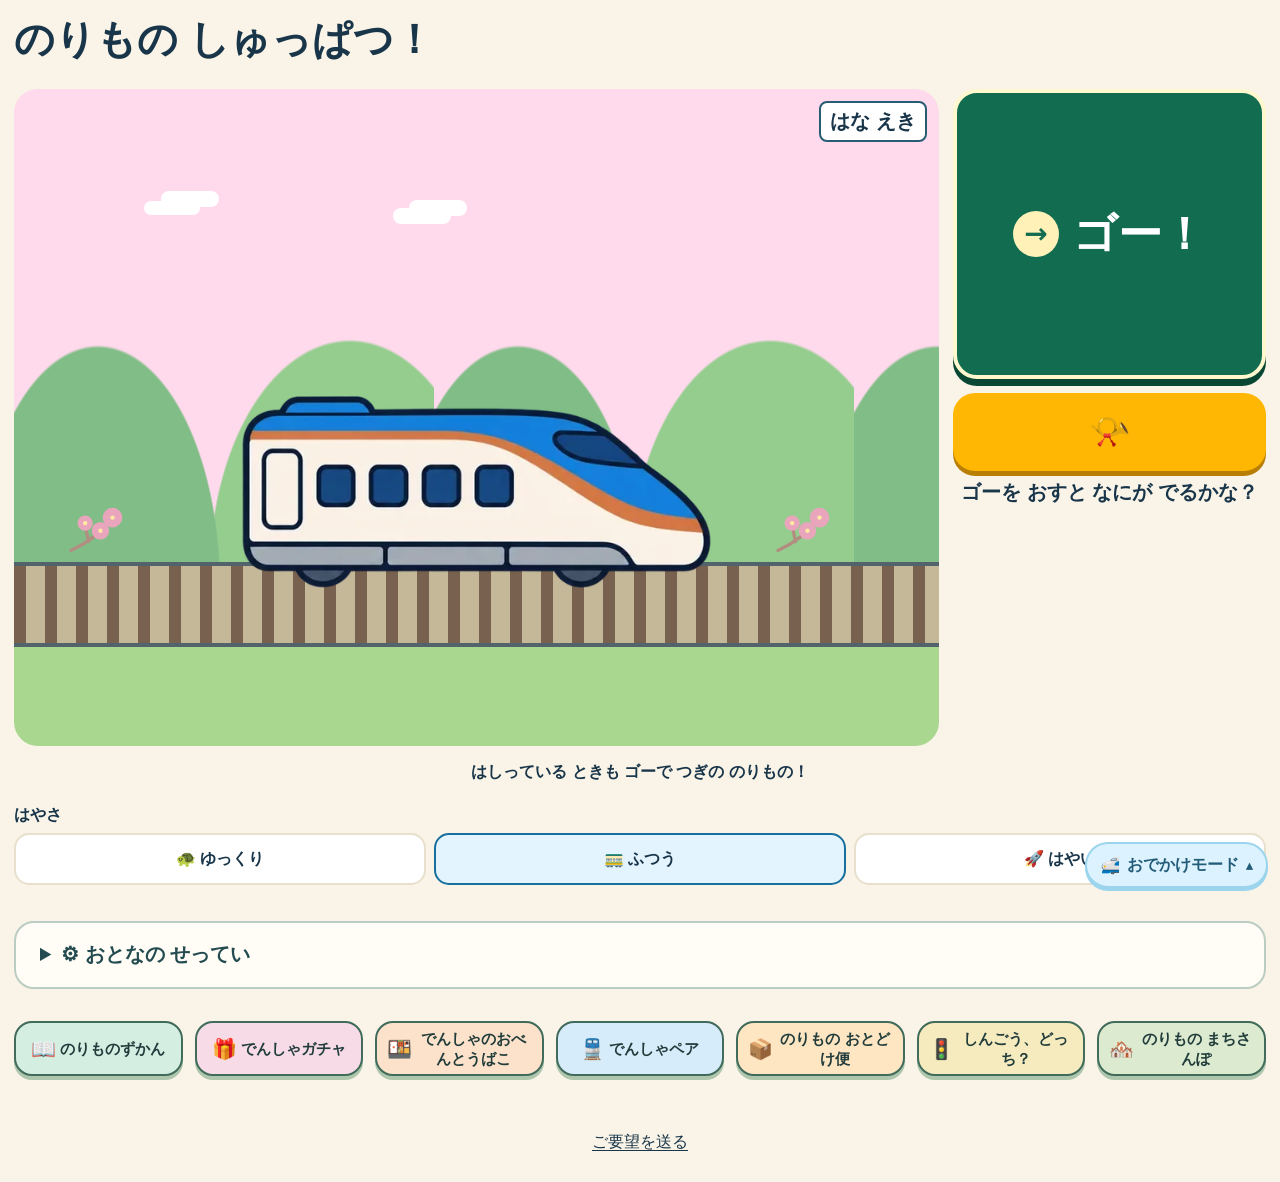
<file: index.html>
<!doctype html>
<html lang="ja">
<meta charset="utf-8">
<meta name="viewport" content="width=device-width, initial-scale=1">
<meta name="theme-color" content="#f9f4e7">
<title>のりもの しゅっぱつ！</title>
<style>
*{box-sizing:border-box}body{margin:0;background:#f9f4e7;color:#19354a;font-family:Nunito,"Hiragino Maru Gothic ProN","Yu Gothic",sans-serif}main{width:min(100%,720px);margin:auto;padding:20px clamp(14px,4vw,32px)}h1{font-size:clamp(1.55rem,5vw,2.5rem);margin:0 0 14px;font-weight:900}button{font:inherit;font-weight:800;cursor:pointer;touch-action:manipulation}button:focus-visible{outline:3px solid #122c82;outline-offset:3px}.choices{display:grid;grid-template-columns:repeat(3,1fr);gap:8px;margin-bottom:12px}.choices button{min-height:61px;background:#fff;border:2px solid #e9dfcd;border-radius:15px;color:#19354a;font-size:clamp(.84rem,3.4vw,1.12rem)}.choices span{display:block;font-size:1.4rem}.choices [aria-pressed=true]{background:#e4f4ff;border-color:#176f9d}.scene{height:clamp(205px,48vw,350px);position:relative;overflow:hidden;border-radius:24px;background:linear-gradient(var(--sky1,#a7e0ff) 0 68%,var(--ground,#a9d78f) 68%);isolation:isolate}.land{position:absolute;inset:35% 0 26%;background:radial-gradient(ellipse 37% 120% at 20% 105%,#80bd87 78%,transparent 79%),radial-gradient(ellipse 42% 115% at 80% 100%,#95cd8f 79%,transparent 80%);background-size:420px 100%}.cloud{position:absolute;top:17%;left:14%;width:56px;height:14px;border-radius:30px;background:#fff;box-shadow:18px -9px 0 1px #fff,250px 8px 0 1px #fff,266px 0 0 1px #fff}.stop{position:absolute;top:9%;right:5%;background:#fff;border:2px solid #285c73;border-radius:8px;padding:5px 9px;font-weight:800}.road{position:absolute;inset:72% 0 0;background:#506776}.road::after{content:"";position:absolute;top:42%;width:100%;height:4px;background:repeating-linear-gradient(90deg,#ffecaa 0 28px,transparent 28px 53px)}.train .road{background:repeating-linear-gradient(90deg,#78624f 0 12px,#c4b899 12px 31px);bottom:auto;height:13%;border-block:4px solid #52636c}.train .road::after{display:none}.vehicle{position:absolute;width:min(75%,450px);height:32%;left:50%;bottom:24%;transform:translateX(-50%);background:#fff;border-radius:15px 86% 22px 15px / 15px 81% 15px 15px;border:3px solid #233f57;box-shadow:inset 0 -12px #1779bf}.windows{position:absolute;top:26%;left:8%;width:60%;height:30%;background:repeating-linear-gradient(90deg,#254962 0 16%,transparent 16% 21%);border-radius:4px}.door{position:absolute;left:27%;top:16%;width:13%;height:75%;border:2px solid #456071;background:#f9feff;border-radius:4px;overflow:hidden}.door::after{content:"";position:absolute;inset:12% 22% 42%;background:#2b4d63;border-radius:2px}.arrived .door{background:#243e50;box-shadow:inset 7px 0 #afc6cf,inset -7px 0 #afc6cf}.arrived .door::after{display:none}.wheel{display:none;position:absolute;bottom:-15%;width:15%;aspect-ratio:1;background:#233447;border:4px solid #233447;border-radius:50%;box-shadow:inset 0 0 0 4px #a8b7c3}.wheel:first-of-type{left:12%}.wheel:last-of-type{right:12%}.bus .vehicle{width:min(59%,355px);height:39%;border-radius:13px;background:#ffd568;box-shadow:inset 0 -13px #e38b35}.bus .door{left:77%;width:17%}.bus .wheel,.police .wheel{display:block}.police .vehicle{width:min(52%,310px);height:21%;border-radius:26px 26px 12px 12px;box-shadow:inset 0 -15px #24374b}.police .vehicle::before{content:"";position:absolute;z-index:-1;bottom:88%;left:23%;width:53%;height:78%;background:#37546a;border:4px solid white;border-radius:30px 35px 0 0}.police .vehicle::after{content:"";position:absolute;bottom:165%;left:43%;width:16%;height:18%;border-radius:10px 10px 0 0;background:#e03949}.police .windows,.police .door{display:none}.moving .land,.moving .road::after{animation:scroll 1.25s linear infinite}.moving.train .road{animation:rails .25s linear infinite}.moving .stop{visibility:hidden}.moving.police .vehicle::after{animation:blink .66s linear 3}@keyframes scroll{to{background-position:-420px 0}}@keyframes rails{to{background-position:-31px 0}}@keyframes blink{50%{background:#ff9a96}}.decor{position:absolute;inset:0;pointer-events:none}.decor svg{position:absolute;width:clamp(38px,9vw,70px);height:auto}
.decor svg:nth-child(1){left:5%}
.decor svg:nth-child(2){left:37%}
.decor svg:nth-child(3){right:11%}
.decor .sky-detail{top:9%}
.decor .sky-detail:nth-child(2){top:17%}
.decor .ground-detail{bottom:29%}
.decor .ground-detail:nth-child(2){bottom:33%}
.decor .shore-detail{bottom:34%}
.confetti{position:absolute;top:-4%;width:10px;height:14px;border-radius:2px;pointer-events:none;animation-name:fall;animation-timing-function:linear;animation-fill-mode:forwards}@keyframes fall{to{transform:translateY(400px) rotate(560deg)}}.message{text-align:center;font-size:clamp(1.05rem,4.4vw,1.4rem);font-weight:800;margin:11px 0;min-height:1.6em}.go{width:100%;min-height:76px;border:0;border-radius:22px;background:#126c50;color:#fff;font-size:clamp(1.4rem,6vw,2rem);box-shadow:0 5px #084733}.go:disabled{background:#dcebe1;color:#315b4d;box-shadow:none;cursor:default}@media(prefers-reduced-motion:reduce){*,*::after{animation:none!important}}
.sound{display:flex;flex-wrap:wrap;align-items:center;justify-content:center;gap:8px 16px;margin:20px 0 0}.sound button{min-height:44px;padding:0 13px;border:2px solid #e9dfcd;border-radius:12px;background:#fff;color:#19354a}.sound label{display:flex;align-items:center;gap:8px}.sound input{width:clamp(82px,26vw,150px);height:44px;accent-color:#126c50}.sound output{font-variant-numeric:tabular-nums;min-width:3em}
.train-blue .vehicle,.train-red .vehicle{
  background:none;border:0;box-shadow:none;border-radius:0;
}
.train-blue .vehicle{width:min(83%,485px)}
.train-red .vehicle{width:min(86%,500px);height:29%}
.train-blue .vehicle::before,.train-red .vehicle::before{
  content:"";position:absolute;inset:0;
  filter:drop-shadow(0 2px 0 #233f57);
}
.train-blue .vehicle::before{
  clip-path:polygon(0 18%,3% 9%,66% 9%,75% 15%,82% 28%,89% 49%,97% 66%,100% 79%,99% 91%,95% 98%,2% 98%,0 90%);
  background:linear-gradient(#eaf4fc 0 18%,#fff 18% 61%,#1378bd 61% 76%,#fff 76% 83%,#1378bd 83% 88%,#ccd9e2 88%);
}
.train-red .vehicle::before{
  clip-path:polygon(0 17%,3% 4%,63% 4%,71% 13%,79% 34%,87% 55%,96% 68%,100% 79%,99% 90%,94% 97%,2% 97%,0 88%);
  background:linear-gradient(#c72544 0 34%,#f6f5f0 34% 72%,#d24051 72% 78%,#d7dce0 78%);
}
.train-blue .vehicle::after,.train-red .vehicle::after{
  content:"";position:absolute;top:20%;left:69%;width:17%;height:32%;
  background:linear-gradient(155deg,#426879,#163044 60%);
  clip-path:polygon(0 0,34% 5%,70% 48%,100% 100%,25% 71%);
}
.train-red .vehicle::after{top:14%;left:67%;width:16%;height:42%}
.train-blue .windows,.train-red .windows{
  left:5%;top:29%;width:61%;height:24%;
  background:repeating-linear-gradient(90deg,#26485c 0 10%,transparent 10% 15%);
}
.train-red .windows{top:36%;height:21%}
.train-blue .door,.train-red .door{top:19%;height:69%;width:10%}
.train-green .vehicle{width:min(84%,490px);border-radius:14px 95% 22px 14px / 14px 90% 15px 15px;background:linear-gradient(#139e89 0 67%,#ee6195 67% 75%,#f6f9f7 75%);}
.train-green .door{background:#daf5ee}
.train-green.arrived .door{background:#243e50}
.choices .vehicle-preview{height:40px;display:grid;place-items:center}
.vehicle-preview i{display:block;position:relative;width:57px;height:22px;border:2px solid #233f57;background:#fff}
.mini-bus{border-radius:5px;background:linear-gradient(#bbe6f4 0 43%,#ffd568 43%)!important}
.mini-police{border-radius:18px 19px 5px 5px;box-shadow:inset 0 -6px #24374b}
.mini-police::before{content:"";position:absolute;width:13px;height:5px;border-radius:4px;background:#e03949;left:20px;top:-5px}
.mini-bus::after,.mini-police::after{content:"";position:absolute;left:7px;bottom:-6px;width:8px;height:8px;background:#233447;border-radius:50%;box-shadow:31px 0 #233447}
.arrived ~ .go{animation:ready-pulse .65s 2 alternate}
@keyframes ready-pulse{to{box-shadow:0 5px #084733,0 0 0 6px #a9d78f}}
@media (min-width: 680px) {
  main { width: min(100%, 1060px); }
  main > .scene { height: clamp(280px, 43vh, 460px); }
}
@media (min-width: 1050px), (orientation: landscape) and (min-width: 700px){
  main{max-width:1380px;display:grid;grid-template-columns:minmax(230px,320px) minmax(0,1fr);gap:12px 20px;align-content:start}
  main > *{grid-column:1}
  main > .scene{grid-column:2;grid-row:1 / span 5;height:clamp(250px,70dvh,540px)}
}

.tap-sparkle {
  position: fixed;
  z-index: 5;
  pointer-events: none;
  color: #e99b17;
  text-shadow: 0 0 3px white, 0 0 4px white;
  font-size: 26px;
  line-height: 1;
  transform: translate(-50%, -50%);
}
.choices button:disabled{cursor:default;opacity:.72}
.topbar{display:flex;align-items:flex-start;justify-content:space-between;gap:10px}
#lang{min-height:44px;padding:0 14px;border:2px solid #e9dfcd;border-radius:12px;background:#fff;color:#19354a;font-size:.95rem;flex:none}
.go-row{display:flex;gap:clamp(8px,1.5vw,14px);margin-top:12px}
.go-row .go{display:flex;align-items:center;justify-content:center;gap:clamp(8px,2vw,14px);flex:1;width:auto;min-width:0;min-height:92px;padding:10px 8px}
.go-icon{display:grid;place-items:center;flex:none;width:clamp(34px,9vw,46px);aspect-ratio:1;border-radius:50%;background:#fff1b8;color:#126c50;font:900 1.6rem/1 system-ui,sans-serif}
.go:disabled .go-icon{display:none}
.go-row .horn{min-width:0;width:clamp(54px,16vw,72px);flex:none}
.horn{min-width:84px;border:0;border-radius:22px;background:#ffb703;color:#4a3200;font-size:2.1rem;line-height:1;box-shadow:0 5px #b97e06}
.panel{margin:14px 0 0}
.panel h2{font-size:1rem;margin:0 0 7px}
.random-note{text-align:center;font-weight:800;margin:12px 0 0}
.dest{display:flex;flex-wrap:wrap;gap:7px}
.dest button{min-height:48px;padding:6px 12px;border:2px solid #e9dfcd;border-radius:999px;background:#fff;color:#19354a;font-size:.95rem}
.dest button.target{background:#fff3bf;border-color:#d9a514}
.stamps{display:flex;gap:7px;flex-wrap:wrap}
.stamp{width:38px;height:38px;border:2px dashed #cbbfa5;border-radius:50%;display:grid;place-items:center;font-size:1.05rem;background:#fff}
.stamp.done{border-style:solid;border-color:#d9a514;background:#fff3bf}
.speeds{display:grid;grid-template-columns:repeat(3,1fr);gap:8px}
.speeds button{min-height:52px;background:#fff;border:2px solid #e9dfcd;border-radius:15px;color:#19354a;font-size:1rem}
.speeds [aria-pressed=true]{background:#e4f4ff;border-color:#176f9d}
.tunnel{
  position:absolute;inset:0;z-index:1;pointer-events:none;opacity:0;
  background:
    linear-gradient(180deg,#434a60 0 8%,transparent 8%),
    linear-gradient(180deg,#32394c 0 72%,#303740 72% 85%,#252b37 85%);
}
.train.moving .vehicle{z-index:2}
.train.moving .tunnel{animation:tunnel-shade var(--trip-time,12s) ease-in-out both}
@keyframes tunnel-shade{
  0%,35%,76%,100%{opacity:0}
  44%,66%{opacity:.94}
}
.arrived ~ .go-row .go{animation:ready-pulse .65s 2 alternate}
.train-yellow .vehicle{width:min(83%,485px);background:none;border:0;box-shadow:none;border-radius:0}
.train-yellow .vehicle::before{content:"";position:absolute;inset:0;filter:drop-shadow(0 2px 0 #233f57);clip-path:polygon(0 18%,3% 9%,66% 9%,75% 15%,82% 28%,89% 49%,97% 66%,100% 79%,99% 91%,95% 98%,2% 98%,0 90%);background:linear-gradient(#ffe14d 0 52%,#fff 52% 64%,#2050a0 64% 76%,#f5c81e 76%)}
.train-yellow .vehicle::after{content:"";position:absolute;top:20%;left:69%;width:17%;height:32%;background:linear-gradient(155deg,#426879,#163044 60%);clip-path:polygon(0 0,34% 5%,70% 48%,100% 100%,25% 71%)}
.train-yellow .windows{left:5%;top:29%;width:61%;height:24%;background:repeating-linear-gradient(90deg,#26485c 0 10%,transparent 10% 15%)}
.train-yellow .door{top:19%;height:69%;width:10%}

.choices { grid-template-columns: repeat(2, minmax(0, 1fr)); margin-top: 16px; }
.choices button { min-width: 0; min-height: 96px; padding: 8px 5px; }
.bus-mint .vehicle { background: #b4e8d2; box-shadow: inset 0 -13px #348675; }
.bus-berry .vehicle { background: #f5bfd8; box-shadow: inset 0 -13px #b3507f; }
.police .vehicle::before {
  z-index: auto; bottom: 82%; left: 21%; width: 56%; height: 65%;
  border: 0; border-radius: 18px 24px 0 0;
  background: linear-gradient(90deg,#416378 0 43%,#fff 43% 52%,#416378 52% 100%);
  clip-path: polygon(17% 0,70% 0,100% 100%,0 100%);
}
.police .vehicle::after { bottom: 145%; }
.ambulance .vehicle { width: min(58%, 330px); height: 31%; border-radius: 12px 28px 9px 9px; box-shadow: inset 0 -10px #e13c50; }
.ambulance .wheel { display: block; }
.ambulance .windows { left: 73%; width: 19%; background: #37546a; }
.ambulance .door { left: 8%; width: 21%; }
.ambulance .vehicle::before { content: "+"; position: absolute; left: 43%; top: 8%; color: #cf3047; font-size: clamp(20px,5vw,38px); font-weight: 900; }
.ambulance .vehicle::after { content: ""; position: absolute; bottom: 100%; left: 40%; width: 20%; height: 12%; border-radius: 8px 8px 0 0; background: #e03949; }
.moving.ambulance .vehicle::after { animation: blink .66s linear infinite; }
.plane .vehicle { width: min(72%,440px); height: 18%; border-radius: 20px 55% 45% 12px; box-shadow: inset 0 -8px #679cde; }
.plane .door { display: none; }
.plane .vehicle::before { content: ""; position: absolute; left: 1%; bottom: 85%; width: 19%; height: 105%; background: #679cde; clip-path: polygon(0 0,40% 0,100% 100%,25% 100%); }
.plane .vehicle::after { content: ""; position: absolute; left: 35%; top: 52%; width: 34%; height: 106%; background: #679cde; clip-path: polygon(40% 0,100% 0,48% 100%,0 100%); }
.scene { container-type: size; }
.scene:is(.plane,.helicopter) { background: #bce9ff; }
:is(.plane,.helicopter) :is(.road,.land,.cloud,.decor) { display: none; }
/* The aircraft stays in place while nearby clouds pass faster than the ground. */
.air-landscape { display: none; position: absolute; inset: 0; pointer-events: none; }
:is(.plane,.helicopter) .air-landscape { display: block; }
.air-landscape::before,.air-landscape::after {
  content: ""; position: absolute; inset: 0;
}
.air-landscape::before {
  background: url('assets/go-air-panorama.webp') 0 100% / 250% 126% no-repeat;
}
.air-landscape[data-route="snow"]::before { background-image: url('assets/go-air-snow.webp'); }
.air-landscape[data-route="sunset"]::before { background-image: url('assets/go-air-sunset.webp'); }
.helicopter .air-landscape::before { background-size: 290% 140%; }
.air-landscape::after {
  background:
    radial-gradient(ellipse 60px 15px at 99px 45px, #fff 98%, transparent 100%),
    radial-gradient(ellipse 26px 23px at 83px 34px, #fff 98%, transparent 100%),
    radial-gradient(ellipse 29px 18px at 119px 39px, #fff 98%, transparent 100%),
    radial-gradient(ellipse 47px 12px at 299px 108px, #f4fbff 98%, transparent 100%),
    radial-gradient(ellipse 25px 19px at 283px 101px, #f4fbff 98%, transparent 100%);
  background-size: 400px 132px;
  background-repeat: repeat-x;
  background-position: 0 0;
  top: 5%;
}
.plane { --air-cloud-time: 3.6s; }
.helicopter { --air-cloud-time: 5.6s; }
:is(.plane,.helicopter).moving .air-landscape::before {
  animation: air-route var(--trip-time,12s) linear both;
}
:is(.plane,.helicopter).arrived .air-landscape::before { background-position: 100% 100%; }
:is(.plane,.helicopter):is(.moving,.arrived) .air-landscape::after {
  animation: air-clouds var(--air-cloud-time) linear infinite;
}
:is(.plane,.helicopter).arrived .air-landscape::after { animation-play-state: paused; }
@media (prefers-reduced-motion: reduce) {
  :is(.plane,.helicopter) .air-landscape::before,
  :is(.plane,.helicopter) .air-landscape::after { animation: none !important; }
}
@keyframes air-route { to { background-position: 100% 100%; } }
@keyframes air-clouds { to { background-position: -400px 0; } }
.scene:is(.plane,.helicopter) .vehicle { bottom: 53%; }
:is(.plane,.helicopter) .vehicle .vehicle-art { max-height: clamp(70px, 22dvh, 145px); }

:is(.fire,.garbage,.excavator,.delivery) .vehicle {
  width:min(61%,360px);height:30%;border-radius:12px 26px 10px 10px;
  background:linear-gradient(90deg,var(--work-paint) 0 70%,#f8fafb 70%);
  box-shadow:inset 0 -8px var(--work-trim);
}
:is(.fire,.garbage,.excavator,.delivery) .wheel{display:block}
:is(.fire,.garbage,.excavator,.delivery) .door{display:none}
:is(.fire,.garbage,.excavator,.delivery) .windows{left:75%;width:16%;background:#37546a}
.fire{--work-paint:#e33c50;--work-trim:#9a2740}
.garbage{--work-paint:#62b587;--work-trim:#357a59}
.excavator{--work-paint:#ffca54;--work-trim:#a56c20}
.delivery{--work-paint:#80b5f3;--work-trim:#467caf}
.fire .vehicle::before,.excavator .vehicle::before{
  content:"";position:absolute;transform-origin:10% 50%;bottom:90%;left:12%;
  width:55%;height:13%;border:2px solid #425267;border-radius:5px;transition:transform .35s ease;
}
.fire .vehicle::before{background:repeating-linear-gradient(90deg,#edf0f3 0 8px,#727f8d 8px 11px)}
.excavator .vehicle::before{background:#ffca54;transform:rotate(-18deg)}
.fire.work-active .vehicle::before{transform:rotate(-32deg)}
.excavator.work-active .vehicle::before{transform:rotate(17deg)}
#work-effect{display:none;position:absolute;bottom:43%;left:70%;font-size:clamp(24px,6vw,48px);z-index:2}
:is(.garbage,.excavator,.delivery,.dump,.mixer).work-active #work-effect{
  display:block;animation:work-pop .65s ease-out both
}
.garbage.work-active #work-effect{animation-direction:reverse}
@keyframes work-pop{from{transform:translate(-24px,15px) scale(.5)}to{transform:translate(15px,-12px) scale(1)}}
#work-action:not([hidden]){width:100%;min-height:48px;margin:0 0 12px;border:2px solid #176f9d;border-radius:14px;background:#e4f4ff;color:#19354a}
@media(prefers-reduced-motion:reduce){.vehicle::before{transition:none!important}}

.choices .vehicle-preview { height: 49px; margin-bottom: 3px; }
.vehicle-preview img { width: min(100%, 92px); height: 49px; object-fit: contain; }
.vehicle-art[hidden] { display: none; }
:is(.plane,.police,.delivery,.helicopter,.bus) .vehicle {
  width: min(76%, 480px);
  height: auto;
  background: none;
  border: 0;
  box-shadow: none;
}
:is(.plane,.police,.delivery,.helicopter,.bus) .vehicle > :not(.vehicle-art),
:is(.plane,.police,.delivery,.helicopter,.bus) .vehicle::before,
:is(.plane,.police,.delivery,.helicopter,.bus) .vehicle::after { display: none; }
.vehicle-art { display: block; width: 100%; max-height: clamp(88px, 30vw, 196px); object-fit: contain; }

.feedback { margin-top: 24px; text-align: center; }
.feedback a { display: inline-flex; align-items: center; justify-content: center; min-height: 44px; padding: 6px 16px; color: inherit; text-underline-offset: 3px; }
.feedback a:focus-visible { outline: 2px solid currentColor; outline-offset: 2px; border-radius: 6px; }

/* Keep play and primary touch controls side by side on landscape tablets. */
@media (orientation: landscape) and (min-width: 740px) and (min-height: 360px) {
main { width: 100%; max-width: 1380px; padding: 14px 18px 22px; display: grid; grid-template-columns: minmax(0, 1fr) minmax(245px, 31%); grid-template-rows: auto auto auto auto auto; gap: 10px 16px; align-items: start; }
main > * { grid-column: 1 / -1; }
main > .topbar { grid-row: 1; }
main > .scene { grid-column: 1; grid-row: 2 / 6; height: 100%; min-height: clamp(250px, 53dvh, 500px); align-self: stretch; }
main > :is(.go-row, .choices, .message, #work-action) { grid-column: 2; margin: 0; }
main > .go-row { grid-row: 2; }
main > .choices { grid-row: 3; grid-template-columns: repeat(2,minmax(0,1fr)); gap: 8px; }
main > .message { grid-row: 4; font-size: clamp(15px,2vw,20px); }
main > #work-action { grid-row: 5; min-height: 48px; }
.go-row .go { min-height: 64px; font-size: clamp(20px,2.6vw,30px); }
.choices button { min-height: 72px; padding: 5px; font-size: clamp(13px,1.55vw,17px); }
.choices .vehicle-preview { height: 34px; }
.choices .vehicle-preview img { max-height: 34px; }
main > .random-note { margin: 8px 0 0; }
}
@media (orientation: landscape) and (740px <= width) and (360px <= height <= 520px) {
  main { gap: 7px 12px; padding: 10px 14px 16px; }
  .topbar h1 { margin-bottom: 0; font-size: clamp(22px, 4vw, 33px); }
  .go-row .go { min-height: 54px; padding-block: 4px; }
  .go-row .horn { font-size: 1.6rem; }
  .choices button { height: 71px; min-height: 0; padding: 4px; }
  .choices button .vehicle-preview { height: 28px; margin-bottom: 2px; }
  .choices .vehicle-preview img { max-height: 28px; }
  .choices button :is(.vehicle-name, #work-label, #air-label) { font-size: 13px; }
  main > .scene { min-height: 205px; }
}
/* Illustrated vehicles share the scene's existing motion and wheel baseline. */
.scene:is(.train,.fire,.ambulance,.ladder,.garbage,.excavator,.dump,.mixer) .vehicle {
  width: min(78%, 485px);
  height: auto;
  background: none;
  border: 0;
  box-shadow: none;
}
.scene:is(.train,.fire,.ambulance,.ladder,.garbage,.excavator,.dump,.mixer) .vehicle > :not(.vehicle-art),
.scene:is(.train,.fire,.ambulance,.ladder,.garbage,.excavator,.dump,.mixer) .vehicle::before,
.scene:is(.train,.fire,.ambulance,.ladder,.garbage,.excavator,.dump,.mixer) .vehicle::after { display: none; }
.scene:is(.train,.fire,.ambulance,.ladder,.garbage,.excavator,.dump,.mixer) .vehicle-art { max-height: clamp(75px, 30dvh, 192px); }
.scene:is(.fire,.ladder).work-active #work-effect {
  display: block;
  animation: work-pop .65s ease-out both;
}
@media (prefers-reduced-motion: no-preference) {
  .excavator.work-active .vehicle-art {
    transform-origin: 68% 90%;
    animation: scoop .65s ease-in-out;
  }
  @keyframes scoop { 50% { transform: rotate(5deg); } }
}
#scene-tap { position: absolute; inset: 0; width: 100%; height: 100%; padding: 0; border: 0; background: transparent; z-index: 4; border-radius: inherit; }
#scene-tap:focus-visible { outline: 3px solid #122c82; outline-offset: -5px; }
#scene-tap.work-ready { box-shadow: inset 0 0 0 4px #ffdf62; }
#work-picker { width: min(96vw, 680px); max-height: 90dvh; color: #19354a; border: 2px solid #bedce4; border-radius: 24px; background: #fffaf0; padding: 12px; }
#work-picker::backdrop { background: #17365980; }
.work-picker-header { display: flex; align-items: center; justify-content: space-between; gap: 8px; margin-bottom: 9px; }
.work-picker-header h2 { font-size: clamp(16px, 3vw, 23px); margin: 0; }
#close-work-picker { border: 0; background: #dff1fb; min-width: 44px; min-height: 44px; border-radius: 14px; font-size: 22px; }
#work-options { display: grid; grid-template-columns: repeat(3, minmax(0, 1fr)); gap: 7px; }
#work-options button { display: grid; place-items: center; align-content: center; gap: 3px; min-height: 74px; border-radius: 12px; border: 2px solid #dce9e6; background: white; color: #19354a; font-size: clamp(11px, 2.1vw, 16px); padding: 4px; }
#work-options img, .random-icon { width: 100%; height: 42px; object-fit: contain; }
.random-icon { font-size: 25px; line-height: 42px; text-align: center; }
@media (orientation: landscape) and (min-width: 620px) { #work-options { grid-template-columns: repeat(5, minmax(0, 1fr)); } }
.scene:is(.plane,.helicopter) .vehicle { bottom: 34%; z-index: 2; }
.scene .stop { visibility: visible; z-index: 3; top: 12px; right: 12px; max-width: calc(100% - 24px); font-size: clamp(14px, 2vw, 20px); }

/* One large primary control, reachable even before arrival. */
.go-row{align-items:stretch}.go-row .go{min-height:138px;font-size:clamp(38px,6vw,64px);border:4px solid #fff8cf;box-shadow:0 7px #084733}.go-icon{width:64px;font-size:40px}.go-row .horn{width:76px}.go:active{transform:translateY(4px);box-shadow:0 3px #084733}

@media (orientation:landscape) and (min-width:740px){main > .scene{grid-row:2 / 6;min-height:clamp(290px,58dvh,530px)}main > .go-row{grid-row:2 / 4;flex-wrap:wrap;align-self:stretch}.go-row .go{flex-basis:100%;min-height:clamp(150px,30dvh,240px)}.go-row .horn{min-height:64px;margin-left:auto}main > .message{grid-row:4}main > #work-action{grid-row:5}}
</style>
<link rel="stylesheet" href="./assets/train-game-links.css?v=2">
<link rel="stylesheet" href="./assets/toddler-controls.css?v=6"><script src="./assets/toddler-controls.js?v=5" defer></script>
<link rel="manifest" href="./manifest.webmanifest">
<link rel="apple-touch-icon" href="./icons/icon-180.png">
<script defer src="./offline.js"></script>
<style>
.pwa-tools {
  --pwa-tint: #dcf3ff; --pwa-accent: #235c79; --pwa-edge: #9bd5ed;
  position: fixed; z-index: 100; right: max(12px, env(safe-area-inset-right));
  bottom: max(12px, env(safe-area-inset-bottom)); color: var(--pwa-accent); text-align: left;
}
.pwa-tools summary {
  display: flex; align-items: center; gap: 7px; width: fit-content; min-height: 46px;
  margin-left: auto; padding: 6px 13px; border: 2px solid var(--pwa-edge);
  border-radius: 999px; background: var(--pwa-tint); box-shadow: 0 3px 0 var(--pwa-edge);
  cursor: pointer; font-weight: 800; list-style: none;
}
.pwa-tools summary::-webkit-details-marker { display: none; }
.pwa-tools .pwa-chevron { font-size: .8em; }
.pwa-tools[open] .pwa-chevron { transform: rotate(180deg); }
.pwa-tools .pwa-panel {
  position: absolute; bottom: calc(100% + 11px); right: 0;
  width: min(310px, calc(100vw - 30px)); max-height: min(420px, 68dvh); overflow: auto;
  padding: 14px; border: 2px solid var(--pwa-edge); border-radius: 22px;
  background: #fffdfb; box-shadow: 0 8px 25px #38242b25;
}
.pwa-tools .pwa-heading { display: block; margin: 0 0 8px; font-size: 1rem; font-weight: 850; }
.pwa-tools button {
  display: block; width: 100%; min-height: 44px; margin: 0 0 6px; padding: 6px 10px;
  border: 1px solid var(--pwa-edge); border-radius: 13px; background: var(--pwa-tint);
  color: var(--pwa-accent); font: inherit; font-weight: 750; cursor: pointer;
}
.pwa-tools #pwa-save { background: #fff6d9; border-color: #ead58c; color: #634b1d; }
.pwa-tools button:disabled { cursor: default; opacity: .65; }
.pwa-tools [hidden], .pwa-tools p:empty { display: none; }
.pwa-tools p { margin: 7px 0 0; font-size: .9rem; line-height: 1.5; }
html:lang(ja) .pwa-en, html:not(:lang(ja)) .pwa-ja { display: none; }
</style>
<style>main > .norimono-heading { grid-row: 1; }</style>
<link rel="stylesheet" href="./assets/norimono-layout.css?v=3">
<main class="norimono norimono-departure">
<div class="norimono-heading">
<div class="topbar"><h1 id="title">のりもの しゅっぱつ！</h1><button type="button" id="lang">English</button></div>
<details class="pwa-tools">
  <summary><span aria-hidden="true">🚅</span><span class="pwa-ja">おでかけモード</span><span class="pwa-en">Take it with you</span><span class="pwa-chevron" aria-hidden="true">▴</span></summary>
  <div class="pwa-panel">
    <strong class="pwa-heading"><span class="pwa-ja">おでかけ先でもあそぼう！</span><span class="pwa-en">Play on the go!</span></strong>
  <button type="button" id="pwa-install" aria-controls="pwa-guide" aria-expanded="false">ホーム画面に追加</button>
  <button type="button" id="pwa-save">オフラインであそぶ準備</button>
  <p id="pwa-guide" hidden></p>
  <p id="pwa-status" role="status"></p>
  </div>
</details>
</div>
<div id="scene" class="scene train train-blue">
<div class="air-landscape" aria-hidden="true"></div><div class="cloud"></div><div class="land"></div><div class="decor" id="decor" aria-hidden="true"></div><div class="road"></div><div id="stop" class="stop"></div><span id="work-effect" aria-hidden="true"></span>
<div class="vehicle"><img class="vehicle-art" alt="" hidden><div class="windows"></div><div class="door"></div><i class="wheel"></i><i class="wheel"></i></div>
<div class="tunnel" aria-hidden="true"></div>
<button type="button" id="scene-tap" aria-label="のりものを タップ"></button>
</div>
<div class="go-row"><button type="button" class="go primary-action" id="go"><span class="go-icon" aria-hidden="true">→</span><span id="go-label">しゅっぱつ！</span></button><button type="button" class="horn" id="horn" aria-label="ラッパ">📯</button></div>
<p class="message" id="message" role="status"></p>
<button type="button" id="work-action" hidden></button>

<p class="random-note" id="random-note">いきさきは ランダム！どこに つくかは おたのしみ</p>
<div class="panel"><h2 id="speed-label">はやさ</h2><div class="speeds" id="speeds"><button type="button" data-speed="slow" aria-pressed="false">🐢 <span class="speed-name">ゆっくり</span></button><button type="button" data-speed="normal" aria-pressed="true">🚃 <span class="speed-name">ふつう</span></button><button type="button" data-speed="fast" aria-pressed="false">🚀 <span class="speed-name">はやい</span></button></div></div>
<div class="sound" aria-label="おとの せってい">
<button type="button" id="mute" aria-label="おとを けす" aria-pressed="false">🔊 おとオン</button>
<label for="volume"><span id="volume-label">おんりょう</span> <input id="volume" type="range" min="0" max="100" value="40"></label>
<output id="volume-value" for="volume">40%</output>
</div>
<script src="./assets/train-game-links.js" defer></script>
<nav class="hiiro-links" aria-label="ほかの のりものゲーム"></nav>
<footer class="feedback"><a id="feedback-link" href="https://clubs.place/f/fS6twrevaLxr9ZI38eKpOUpW" target="_blank" rel="noopener noreferrer">ご要望を送る</a></footer>
</main>
<script>
const routes = {
  train: { name: 'しんかんせん', stops: ['はな えき', 'にじ えき', 'ほし えき', 'うみ えき', 'もり えき', 'ゆき えき', 'つき えき'] },
  bus: { name: 'バス', stops: ['こうえんまえ', 'パンやさんまえ', 'どうぶつえんまえ', 'としょかんまえ', 'みなとまえ'] },
  police: { name: 'パトカー', stops: ['こうばん', 'まちの ひろば', 'こうえん'] },
  ambulance: { name: 'きゅうきゅうしゃ', stops: ['まちの びょういん', 'こども びょういん', 'うみべの びょういん'] },
  helicopter: { name: 'ヘリコプター', stops: ['まちの ヘリポート', 'やまの ヘリポート', 'うみべの ヘリポート'] },
  plane: { name: 'ひこうき', stops: ['にじ くうこう', 'うみ くうこう', 'やま くうこう'] },
  fire: { name: 'しょうぼうしゃ', stops: ['まちの しょうぼうしょ', 'ひがし しょうぼうしょ'] },
  ladder: { name: 'はしごしゃ', stops: ['まちの しょうぼうしょ', 'ひがし しょうぼうしょ'] },
  garbage: { name: 'ごみしゅうしゅうしゃ', stops: ['まちの ごみステーション', 'こうえんの ごみステーション'] },
  excavator: { name: 'ショベルカー', stops: ['まちの こうじげんば', 'やまの こうじげんば'] },
  dump: { name: 'ダンプカー', stops: ['まちの こうじげんば', 'やまの こうじげんば'] },
  mixer: { name: 'ミキサーしゃ', stops: ['まちの こうじげんば', 'やまの こうじげんば'] },
  delivery: { name: 'たくはいトラック', stops: ['あかい おうち', 'あおい おうち'] },
};
const enNames = { helicopter: 'Helicopter', plane: 'Airplane', train: 'Shinkansen', bus: 'Bus', police: 'Police Car', fire: 'Fire Engine', ladder: 'Ladder Truck', garbage: 'Garbage Truck', excavator: 'Excavator', dump: 'Dump Truck', mixer: 'Mixer Truck', delivery: 'Delivery Truck', ambulance: 'Ambulance' };
const enStops = {
  train: ['Flower Station', 'Rainbow Station', 'Star Station', 'Sea Station', 'Forest Station', 'Snow Station', 'Moon Station'],
  bus: ['Park', 'Bakery', 'Zoo', 'Library', 'Harbor'],
  police: ['Police Box', 'Town Plaza', 'Park'],
  ambulance: ['Town Hospital', 'Children’s Hospital', 'Seaside Hospital'],
  helicopter: ['City Heliport', 'Mountain Heliport', 'Seaside Heliport'],
  plane: ['Rainbow Airport', 'Sea Airport', 'Mountain Airport'],
  fire: ['Town Fire Station', 'East Fire Station'],
  ladder: ['Town Fire Station', 'East Fire Station'],
  garbage: ['Town Collection Point', 'Park Collection Point'],
  excavator: ['Town Construction Site', 'Mountain Construction Site'],
  dump: ['Town Construction Site', 'Mountain Construction Site'],
  mixer: ['Town Construction Site', 'Mountain Construction Site'],
  delivery: ['Red House', 'Blue House'],
};
const L = {
  ja: { title: 'のりもの しゅっぱつ！', choose: 'のりものを えらぶ', volume: 'おんりょう', sound: 'おとの せってい', on: '🔊 おとオン', off: '🔇 おとオフ', go: 'ゴー！', going: 'はしってるよ', flying: 'とんでるよ' },
  en: { title: 'Vehicles, Go!', choose: 'Choose a vehicle', volume: 'Volume', sound: 'Sound settings', on: '🔊 Sound on', off: '🔇 Sound off', go: 'Go!', going: 'On the way…', flying: 'Flying…' },
};
let lang = 'ja';
try { if (localStorage.getItem('norimono-lang') === 'en') lang = 'en'; } catch {}
const langButton = document.querySelector('#lang');
const scenery = {
  'まちの ヘリポート': { sky: '#a7e0ff', ground: '#9ecb93', deco: ['town', 'cloud', 'tree'] },
  'やまの ヘリポート': { sky: '#bde7ff', ground: '#8db881', deco: ['mountain', 'cloud', 'pine'] },
  'うみべの ヘリポート': { sky: '#c5ecff', ground: '#8ec5eb', deco: ['waves', 'cloud', 'boat'] },
  'はな えき': { sky: '#ffd9ec', ground: '#a9d78f', deco: ['blossom', 'flowers', 'blossom'] },
  'にじ えき': { sky: '#aee7ff', ground: '#a9d78f', deco: ['rainbow', 'cloud', 'rainbow'] },
  'ほし えき': { sky: '#7d7fd6', ground: '#7fae7a', deco: ['star', 'spark', 'star'] },
  'うみ えき': { sky: '#a7e0ff', ground: '#4db2e8', deco: ['waves', 'waves', 'boat'] },
  'もり えき': { sky: '#bfe8c9', ground: '#6db56d', deco: ['pine', 'tree', 'mushroom'] },
  'ゆき えき': { sky: '#e8f4ff', ground: '#ffffff', deco: ['snow', 'snowman', 'snow'] },
  'つき えき': { sky: '#2c3e70', ground: '#5d7a5d', deco: ['moon', 'star', 'spark'] },
  'こうえんまえ': { sky: '#a7e0ff', ground: '#a9d78f', deco: ['tree', 'slide', 'flowers'] },
  'パンやさんまえ': { sky: '#ffe9c9', ground: '#c9a876', deco: ['bakery', 'tree', 'flowers'] },
  'どうぶつえんまえ': { sky: '#ffe9a8', ground: '#a9d78f', deco: ['zoo', 'tree', 'pine'] },
  'としょかんまえ': { sky: '#d9e6ff', ground: '#a9d78f', deco: ['library', 'tree', 'flowers'] },
  'みなとまえ': { sky: '#a7e0ff', ground: '#4db2e8', deco: ['pier', 'boat', 'waves'] },
  'こうばん': { sky: '#a7e0ff', ground: '#b9b9b9', deco: ['police', 'town', 'tree'] },
  'まちの ひろば': { sky: '#a7e0ff', ground: '#a9d78f', deco: ['fountain', 'cloud', 'balloon'] },
  'こうえん': { sky: '#a7e0ff', ground: '#a9d78f', deco: ['tree', 'pond', 'flowers'] },
  'まちの びょういん': { sky: '#bde7ff', ground: '#a9d78f', deco: ['hospital', 'tree', 'cloud'] },
  'こども びょういん': { sky: '#bde7ff', ground: '#a9d78f', deco: ['hospital', 'tree', 'cloud'] },
  'うみべの びょういん': { sky: '#bde7ff', ground: '#a9d78f', deco: ['hospital', 'tree', 'cloud'] },
  'にじ くうこう': { sky: '#bde7ff', ground: '#a9d78f', deco: ['cloud', 'cloud', 'mountain'] },
  'うみ くうこう': { sky: '#bde7ff', ground: '#a9d78f', deco: ['cloud', 'cloud', 'mountain'] },
  'やま くうこう': { sky: '#bde7ff', ground: '#a9d78f', deco: ['cloud', 'cloud', 'mountain'] },
  'まちの しょうぼうしょ': { sky: '#bde7ff', ground: '#a9d78f', deco: ['fire', 'tree', 'cloud'] },
  'ひがし しょうぼうしょ': { sky: '#bde7ff', ground: '#a9d78f', deco: ['fire', 'tree', 'cloud'] },
  'まちの ごみステーション': { sky: '#bde7ff', ground: '#a9d78f', deco: ['bins', 'tree', 'cloud'] },
  'こうえんの ごみステーション': { sky: '#bde7ff', ground: '#a9d78f', deco: ['bins', 'tree', 'cloud'] },
  'まちの こうじげんば': { sky: '#bde7ff', ground: '#a9d78f', deco: ['cone', 'tree', 'cloud'] },
  'やまの こうじげんば': { sky: '#bde7ff', ground: '#a9d78f', deco: ['cone', 'tree', 'cloud'] },
  'あかい おうち': { sky: '#bde7ff', ground: '#a9d78f', deco: ['house', 'tree', 'cloud'] },
  'あおい おうち': { sky: '#bde7ff', ground: '#a9d78f', deco: ['house', 'tree', 'cloud'] },
};
const skyDetails = new Set(['cloud', 'rainbow', 'star', 'spark', 'snow', 'moon', 'balloon']);
const shoreDetails = new Set(['boat', 'waves', 'pier']);
const scene = document.querySelector('#scene');
const vehicleArt = scene.querySelector('.vehicle-art');
const vehicleArtPaths = {
  plane: 'assets/plane.webp',
  helicopter: 'assets/go-helicopter.webp',
  police: 'assets/police.webp',
  fire: 'assets/go-fire-engine.webp',
  ambulance: 'assets/go-ambulance.webp',
  ladder: 'assets/go-ladder-truck.webp',
  garbage: 'assets/go-garbage-truck.webp',
  excavator: 'assets/go-excavator.webp',
  dump: 'assets/go-dump.webp',
  mixer: 'assets/go-mixer.webp',
};
const decor = document.querySelector('#decor');
let celebration = false;
const stopLabel = document.querySelector('#stop');
const message = document.querySelector('#message');
const go = document.querySelector('#go');
const goLabel = document.querySelector('#go-label');
const choices = document.querySelectorAll('[data-kind]');

const workActions = {
  fire: { ja: 'みずを だす', en: 'Spray water', icon: '💦' },
  ladder: { ja: 'はしごを のばす', en: 'Raise ladder', icon: '🪜' },
  garbage: { ja: 'ごみを あつめる', en: 'Collect trash', icon: '🗑️' },
  excavator: { ja: 'つちを すくう', en: 'Scoop soil', icon: '🟤' },
  dump: { ja: 'つちを おろす', en: 'Unload soil', icon: '🪨' },
  mixer: { ja: 'ぐるぐる まわす', en: 'Mix concrete', icon: '🌀' },
  delivery: { ja: 'にもつを とどける', en: 'Deliver package', icon: '📦' },
};
const workKinds = ['police', 'ambulance', ...Object.keys(workActions)];
const workAction = document.querySelector('#work-action');
const workEffect = document.querySelector('#work-effect');
const sceneTap = document.querySelector('#scene-tap');
let lastTapSound = -Infinity;
function tapVehicle() {
  const action = workActions[kind];
  if (performance.now() - lastTapSound > 150) {
    lastTapSound = performance.now();
    prepareAudio()?.then(() => playSound([[440, 580, 0, .12, 'triangle']])).catch(() => {});
  }
  if (!action) return;
  workEffect.textContent = action.icon;
  scene.classList.remove('work-active');
  void scene.offsetWidth;
  scene.classList.add('work-active');
}
workAction.addEventListener('click', tapVehicle);
sceneTap.addEventListener('click', tapVehicle);
const airLandscape = scene.querySelector('.air-landscape');
const airRoutes = ['coast', 'snow', 'sunset'];
const progress = Object.fromEntries(Object.keys(routes).map(vehicle => [vehicle, 0]));
let kind = 'train';
let phase = 'ready';
const trainVariants = [
  { id: 'blue', name: 'あおい しんかんせん', en: 'Blue Shinkansen' },
  { id: 'red', name: 'あかい しんかんせん', en: 'Red Shinkansen' },
  { id: 'green', name: 'みどりの しんかんせん', en: 'Green Shinkansen' },
  { id: 'yellow', name: 'きいろい しんかんせん', en: 'Yellow Shinkansen' },
];
const artVariants = {
  bus: ['bus-gold', 'bus-mint', 'bus-berry'],
  delivery: ['delivery', 'delivery-blue'],
};
const currentArt = Object.fromEntries(Object.entries(artVariants).map(([vehicle, variants]) => [vehicle, variants[0]]));
let trainVariant;
let arrival;

const mute = document.querySelector('#mute');
const volume = document.querySelector('#volume');
const volumeValue = document.querySelector('#volume-value');
const departureSirens = [
  [[420, 760, 0, .32], [760, 420, .32, .32]],
  [[500, 890, 0, .27], [890, 500, .27, .36]],
  [[650, 460, 0, .28], [460, 730, .28, .31]],
];
const arrivalSound = [[660, 660, 0, .14], [523, 523, .17, .20]];
const doorChime = [[880, 880, 0, .16], [660, 660, .18, .26]];
const fanfare = [[523, 523, 0, .16], [659, 659, .16, .16], [784, 784, .32, .16], [1047, 1047, .48, .36]];
function celebrate() {
  const colors = ['#ff6b81', '#ffd166', '#4db2e8', '#7bc96f', '#c792ea'];
  for (let i = 0; i < 26; i++) {
    const piece = document.createElement('i');
    piece.className = 'confetti';
    piece.style.left = Math.random() * 100 + '%';
    piece.style.background = colors[i % colors.length];
    piece.style.animationDuration = (2.2 + Math.random() * 1.4) + 's';
    piece.style.animationDelay = (Math.random() * .5) + 's';
    scene.appendChild(piece);
    setTimeout(() => piece.remove(), 4600);
  }
}
let audio;
let master;
let muted = false;
let travelSound;
let tripDuration = 12;
const speeds = { slow: 15, normal: 12, fast: 10 };
let speed = 'normal';
let stamps = { train: [], bus: [], police: [] };
let yellowUnlocked = false;
try {
  const saved = JSON.parse(localStorage.getItem('norimono-stamps') || 'null');
  if (saved) stamps = saved;
  yellowUnlocked = localStorage.getItem('norimono-yellow') === '1';
} catch {}
for (const k of Object.keys(routes)) {
  if (!Array.isArray(stamps[k]) || stamps[k].length !== routes[k].stops.length) stamps[k] = routes[k].stops.map(() => false);
}
function saveStamps() { try { localStorage.setItem('norimono-stamps', JSON.stringify(stamps)); } catch {} }
const T = {
  ja: { random: 'はしっている ときも ゴーで つぎの のりもの！', speed: 'はやさ', horn: 'ラッパ', slow: 'ゆっくり', normal: 'ふつう', fast: 'はやい' },
  en: { random: 'Press Go anytime for another vehicle!', speed: 'Speed', horn: 'Horn', slow: 'Slow', normal: 'Normal', fast: 'Fast' },
};
const horn = document.querySelector('#horn');
horn.addEventListener('click', () => {
  try {
    prepareAudio()?.then(() => {
      if (kind === 'train') playSound([[392, 392, 0, .45, 'triangle'], [494, 494, 0, .45, 'triangle']]);
      else if (kind === 'bus' || kind === 'plane' || kind === 'helicopter') playSound([[415, 415, 0, .15, 'triangle'], [415, 415, .22, .15, 'triangle']]);
      else playSound([[700, 1250, 0, .32, 'sawtooth'], [1250, 700, .34, .32, 'sawtooth']]);
    }).catch(() => {});
  } catch {}
});
document.querySelector('#speeds').addEventListener('click', e => {
  const b = e.target.closest('[data-speed]');
  if (!b) return;
  speed = b.dataset.speed;
  render();
});
function renderPanels() {
  document.querySelectorAll('#speeds [data-speed]').forEach(b => b.setAttribute('aria-pressed', String(b.dataset.speed === speed)));
}
function stopTravelSound() {
  if (!travelSound) return;
  travelSound.disconnect();
  travelSound = undefined;
}

function playTravelSound(vehicle) {
  stopTravelSound();
  const bus = vehicle === 'bus' || workKinds.includes(vehicle);
  const now = audio.currentTime;
  const end = now + tripDuration;
  const pf = 12 / tripDuration;
  const mix = audio.createGain();
  travelSound = mix;
  mix.gain.setValueAtTime(0, now);
  mix.gain.linearRampToValueAtTime(.8, now + .24);
  mix.gain.setValueAtTime(.8, end - .48);
  mix.gain.linearRampToValueAtTime(0, end);
  mix.connect(master);

  const samples = audio.createBuffer(1, Math.ceil(audio.sampleRate * tripDuration), audio.sampleRate);
  const data = samples.getChannelData(0);
  let rumble = 0;
  for (let i = 0; i < data.length; i++) {
    rumble = .88 * rumble + .12 * (Math.random() * 2 - 1);
    const t = i / audio.sampleRate;
    const pulse = bus ? .65 + .35 * Math.sin(2 * Math.PI * (16 * t + 2 * t * t)) : 1;
    data[i] = rumble * pulse;
  }
  const noise = audio.createBufferSource();
  noise.buffer = samples;
  const filter = audio.createBiquadFilter();
  filter.type = 'lowpass';
  filter.frequency.setValueAtTime((bus ? 190 : 460) * pf, now);
  filter.frequency.linearRampToValueAtTime((bus ? 470 : 1300) * pf, end - .45);
  noise.connect(filter);
  filter.connect(mix);
  noise.start(now);

  const harmonics = (bus ? [[43, 94, .32], [86, 188, .10]] : [[96, 410, .16], [192, 820, .045]]).map(([l, h, lv]) => [l * pf, h * pf, lv]);
  for (const [low, high, level] of harmonics) {
    const tone = audio.createOscillator();
    const gain = audio.createGain();
    tone.type = bus ? 'triangle' : 'sine';
    tone.frequency.setValueAtTime(low, now);
    tone.frequency.exponentialRampToValueAtTime(high, end - .65);
    tone.frequency.exponentialRampToValueAtTime(low * 1.3, end);
    gain.gain.value = level;
    tone.connect(gain);
    gain.connect(mix);
    tone.start(now);
    tone.stop(end);
  }
}

function updateVolume() {
  volumeValue.textContent = volume.value + '%';
  mute.textContent = muted ? L[lang].off : L[lang].on;
  mute.setAttribute('aria-pressed', String(muted));
  if (master) master.gain.setTargetAtTime(muted ? 0 : Number(volume.value) / 100 * .3, audio.currentTime, .015);
}

volume.addEventListener('input', updateVolume);
mute.addEventListener('click', () => {
  muted = !muted;
  updateVolume();
});

function prepareAudio() {
  const Audio = window.AudioContext || window.webkitAudioContext;
  if (!Audio) return;
  if (!audio) {
    audio = new Audio();
    master = audio.createGain();
    master.gain.value = 0;
    master.connect(audio.destination);
    updateVolume();
  }
  return audio.resume();
}

function playSound(notes) {
  if (audio?.state !== 'running' || muted || Number(volume.value) === 0) return;
  const now = audio.currentTime;
  for (const [from, to, offset, duration, type = 'sine'] of notes) {
    const start = now + offset;
    const end = start + duration;
    const tone = audio.createOscillator();
    const envelope = audio.createGain();
    tone.type = type;
    tone.frequency.setValueAtTime(from, start);
    tone.frequency.linearRampToValueAtTime(to, end);
    envelope.gain.setValueAtTime(0, start);
    envelope.gain.linearRampToValueAtTime(.65, start + .025);
    envelope.gain.linearRampToValueAtTime(0, end);
    tone.connect(envelope);
    envelope.connect(master);
    tone.start(start);
    tone.stop(end);
  }
}

function render() {
  const route = routes[kind];
  const stop = route.stops[progress[kind]];
  const trainStyle = kind === 'train' ? 'train-' + (trainVariant?.id || 'blue') : '';
  const artPath = kind === 'train'
    ? 'assets/go-shinkansen-' + (trainVariant?.id || 'blue') + '.webp'
    : currentArt[kind] ? 'assets/' + currentArt[kind] + '.webp' : vehicleArtPaths[kind];
  vehicleArt.hidden = !artPath;
  if (artPath && vehicleArt.getAttribute('src') !== artPath) vehicleArt.src = artPath;
  scene.className = ['scene', kind, phase, trainStyle].filter(Boolean).join(' ');
  const action = workActions[kind];
  workAction.hidden = phase !== 'arrived' || !action;
  if (action) workAction.textContent = action[lang];
  const view = scenery[stop];
  if (view) {
    scene.style.setProperty('--sky1', view.sky);
    scene.style.setProperty('--ground', view.ground);
  }
  if (decor.dataset.stop !== stop) {
    decor.innerHTML = view?.deco.map(detail => {
      const placement = skyDetails.has(detail) ? 'sky' : shoreDetails.has(detail) ? 'shore' : 'ground';
      return `<svg class="${placement}-detail" viewBox="0 0 64 52"><use href="assets/scenery.svg#${detail}"></use></svg>`;
    }).join('') ?? '';
    decor.dataset.stop = stop;
  }
  const stopText = lang === 'en' ? enStops[kind][progress[kind]] : stop;
  const vehicleName = kind === 'train'
    ? (trainVariant ? (lang === 'en' ? trainVariant.en : trainVariant.name) : (lang === 'en' ? enNames.train : route.name))
    : (lang === 'en' ? enNames[kind] : route.name);
  stopLabel.textContent = stopText;
  go.disabled = false;
  sceneTap.setAttribute('aria-label', action ? action[lang] : (lang === 'en' ? 'Tap the vehicle' : 'のりものを タップ'));
  sceneTap.classList.toggle('work-ready', phase === 'arrived' && Boolean(action));
  const flying = kind === 'plane' || kind === 'helicopter';
  const movement = flying ? L[lang].flying : L[lang].going;
  goLabel.textContent = L[lang].go;
  if (phase === 'moving') {
    message.textContent = lang === 'en' ? vehicleName + (flying ? ' is flying!' : ' is on its way!') : vehicleName + 'が ' + movement + '！';
  } else if (phase === 'arrived') {
    message.textContent = celebration
      ? (lang === 'en' ? '🎉 You made it to ' + stopText + '! Great ride!' : '🎉 ' + stopText + 'に とうちゃく！おつかれさま！')
      : (lang === 'en' ? 'Arrived at ' + stopText + '! Great ride!' + (kind === 'police' || flying || action ? '' : ' The doors opened.') : stopText + 'に とうちゃく！おつかれさま！' + (kind === 'police' || flying || action ? '' : ' ドアが あいたよ'));
  } else {
    message.textContent = lang === 'en' ? 'Press Go! Which vehicle will appear?' : 'ゴーを おすと なにが でるかな？';
  }
  choices.forEach(button => {
    button.setAttribute('aria-pressed', String(button.dataset.kind === kind));
  });
  renderPanels();
}

function interruptTrip() {
  const moving = phase === 'moving';
  clearTimeout(arrival);
  arrival = undefined;
  stopTravelSound();
  return moving;
}

function finishSelection(resume) {
  celebration = false;
  phase = 'ready';
  if (resume) startTrip();
  else render();
}

go.addEventListener('click', startTrip);

function startTrip() {
  interruptTrip();
  const candidates = Object.keys(routes).filter(vehicle => vehicle !== kind);
  kind = candidates[Math.floor(Math.random() * candidates.length)];
  celebration = false;
  tripDuration = speeds[speed];
  scene.style.setProperty('--trip-time', tripDuration + 's');
  if (kind === 'plane' || kind === 'helicopter') {
    const nextRoutes = airRoutes.filter(route => route !== airLandscape.dataset.route);
    airLandscape.dataset.route = nextRoutes[Math.floor(Math.random() * nextRoutes.length)];
  }
  if (kind === 'train') {
    const variants = trainVariants.filter(variant => variant !== trainVariant && (variant.id !== 'yellow' || yellowUnlocked));
    trainVariant = variants[Math.floor(Math.random() * variants.length)];
  }
  if (artVariants[kind]) {
    const variants = artVariants[kind].filter(art => art !== currentArt[kind]);
    currentArt[kind] = variants[Math.floor(Math.random() * variants.length)];
  }
  phase = 'moving';
  render();
  const departureKind = kind;
  const tripRoute = routes[departureKind];
  let tripTarget = progress[departureKind];
  while (tripTarget === progress[departureKind]) tripTarget = Math.floor(Math.random() * tripRoute.stops.length);
  arrival = setTimeout(() => {
    arrival = undefined;
    kind = departureKind;
    const target = tripTarget;
    progress[departureKind] = target;
    const wasStamped = stamps[departureKind][target];
    stamps[departureKind][target] = true;
    saveStamps();
    const cardComplete = stamps[departureKind].every(Boolean);
    celebration = target === tripRoute.stops.length - 1 || (cardComplete && !wasStamped);
    phase = 'arrived';
    render();
    stopTravelSound();
    let unlockedNow = false;
    if (departureKind === 'train' && cardComplete && !yellowUnlocked) {
      yellowUnlocked = true;
      unlockedNow = true;
      try { localStorage.setItem('norimono-yellow', '1'); } catch {}
    }
    if (celebration || unlockedNow) {
      celebrate();
      playSound(fanfare);
    } else {
      playSound(doorChime);
      if (departureKind !== 'train') playSound(arrivalSound);
    }
    if (unlockedNow) message.textContent += ' ' + (lang === 'en' ? '🎉 Yellow Shinkansen is unlocked!' : '🎉 きいろい しんかんせんが つかえるように なったよ！');
  }, tripDuration * 1000);
  const trip = arrival;
  try {
    prepareAudio()?.then(() => {
      if (phase !== 'moving' || arrival !== trip) return;
      playSound(departureSirens[Math.floor(Math.random() * departureSirens.length)]);
      if (departureKind !== 'police') playTravelSound(departureKind);
    }).catch(() => {});
  } catch {
    // Driving still works if the browser cannot initialize audio.
  }
}

function applyLang() {
  document.querySelector('#feedback-link').textContent = lang === 'en' ? 'Send feedback' : 'ご要望を送る';
  document.documentElement.lang = lang;
  document.title = L[lang].title;
  document.querySelector('#title').textContent = L[lang].title;

  choices.forEach(button => {
    button.querySelector('.vehicle-name').textContent = lang === 'en' ? enNames[button.dataset.kind] : routes[button.dataset.kind].name;
  });
  document.querySelector('#volume-label').textContent = L[lang].volume;
  document.querySelector('.sound').setAttribute('aria-label', L[lang].sound);
  langButton.textContent = lang === 'en' ? 'にほんご' : 'English';
  document.querySelector('#random-note').textContent = T[lang].random;
  document.querySelector('#speed-label').textContent = T[lang].speed;
  document.querySelectorAll('#speeds [data-speed]').forEach(b => { b.querySelector('.speed-name').textContent = T[lang][b.dataset.speed]; });
  updateVolume();
  render();
}
langButton.addEventListener('click', () => {
  lang = lang === 'en' ? 'ja' : 'en';
  try { localStorage.setItem('norimono-lang', lang); } catch {}
  applyLang();
});
applyLang();
</script>
<script>
const playArea = document.querySelector('#field, #cats, #scene');
const reduceTapMotion = window.matchMedia('(prefers-reduced-motion: reduce)');
playArea?.addEventListener('pointerdown', event => {
  if (event.button !== 0) return;
  const sparkle = document.createElement('span');
  sparkle.className = 'tap-sparkle';
  sparkle.setAttribute('aria-hidden', 'true');
  sparkle.textContent = '✦';
  sparkle.style.left = event.clientX + 'px';
  sparkle.style.top = event.clientY + 'px';
  document.body.append(sparkle);
  const animation = sparkle.animate(reduceTapMotion.matches
    ? [{ opacity: 1 }, { opacity: 0 }]
    : [{ opacity: 1, transform: 'translate(-50%, -50%) scale(.65)' },
      { opacity: 0, transform: 'translate(-50%, -105%) scale(1.4)' }],
    { duration: reduceTapMotion.matches ? 180 : 430, easing: 'ease-out' });
  animation.onfinish = () => sparkle.remove();
});
</script>
</html>
</file>
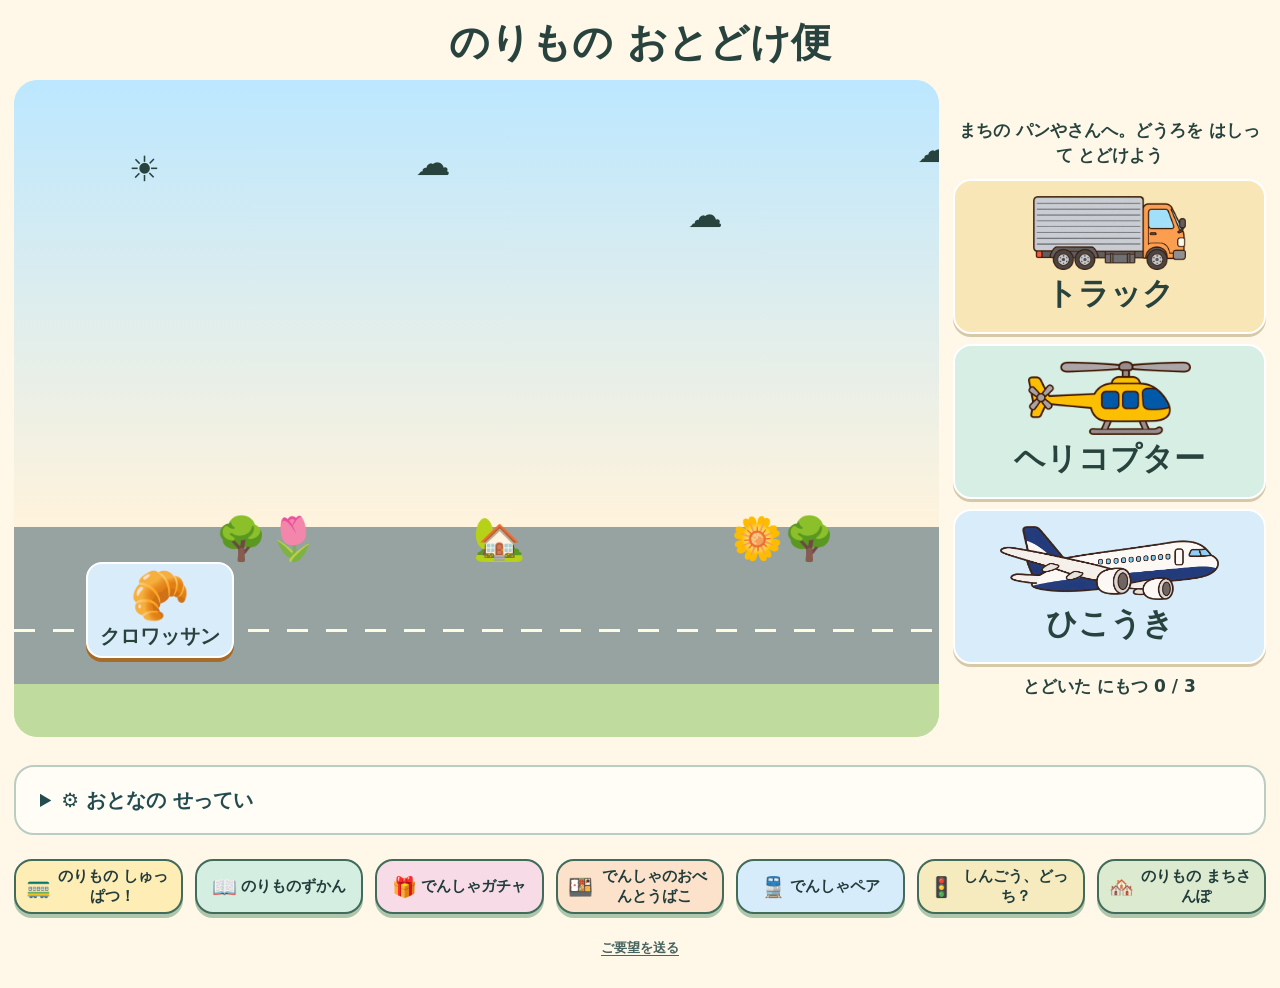
<file: delivery/index.html>
<!doctype html>
<html lang="ja">
<meta charset="utf-8">
<meta name="viewport" content="width=device-width,initial-scale=1">
<title>のりもの おとどけ便</title>
<style>
*{box-sizing:border-box}body{margin:0;background:#fff7e8;color:#28433e;font:700 17px/1.5 system-ui,sans-serif;text-align:center}main{max-width:690px;margin:auto;padding:16px 12px}h1{margin:0;font-size:clamp(26px,6vw,40px)}.parcel{background:#def1e2;border:3px solid white;border-radius:24px;margin:14px 0;padding:16px 8px}#message{min-height:3em;margin:10px 0 0}.vehicles{display:grid;grid-template-columns:repeat(3,minmax(0,1fr));gap:7px}button{font:inherit;cursor:pointer;color:#28433e;touch-action:manipulation;border:2px solid white;border-radius:18px;padding:8px;background:#f8e6b6;min-height:46px;box-shadow:0 3px 0 #d8c8aa}button:nth-child(2){background:#d6eee3}button:nth-child(3){background:#d9ecfa}button img{display:block;width:100%;height:clamp(54px,17vw,115px);object-fit:contain}button:focus-visible{outline:3px solid #963f76;outline-offset:3px}button:disabled{opacity:.6;cursor:default}#next{margin-top:14px;background:#285b51;color:white}@keyframes pop{50%{transform:scale(1.25)}}
.feedback a{display:inline-block;padding:12px;color:#47645f;font-size:13px;text-underline-offset:3px}
.feedback a:focus-visible{outline:3px solid #963f76;outline-offset:3px}

.parcel{position:relative;overflow:hidden;background:linear-gradient(#d9f0ff,#e8f8eb 76%)}
.journey{position:relative;height:clamp(130px,26vw,195px);margin:8px 4px 0;overflow:hidden;border-radius:17px;background:linear-gradient(#c9ebff 0 67%,#b8d692 67%);isolation:isolate}
.journey .courier[hidden],.depot[hidden]{display:none}
.journey[data-route="truck"]{background:linear-gradient(#c9ebff 0 67%,#8b9694 67% 89%,#b8d692 89%)}
.journey[data-route="heli"]{background:linear-gradient(#c9ebff 0 67%,#83cfe6 67%)}
.journey[data-route="heli"] .destination-art{background:#b4d785;border-radius:50%;padding:0 8px 8px}
.journey[data-route="plane"]{background:linear-gradient(#bbdfff 0 68%,#7b8e99 68% 90%,#b8d692 90%)}
.scenery{position:absolute;left:14%;top:4%;font-size:25px;opacity:.85;letter-spacing:18px}
.destination-art{position:absolute;right:4%;bottom:10%;font-size:42px;line-height:1}
.depot{position:absolute;bottom:12%;left:5%;display:grid;justify-items:center;gap:4px;min-width:100px;padding:7px 12px;background:#ffe59a;border:2px solid #fff;border-radius:16px;box-shadow:0 4px 0 #a66b27;font-size:14px;line-height:1.15}
.depot .parcel-icon{font-size:clamp(30px,7vw,48px);line-height:1}
.depot:active{transform:translateY(2px)}
.vehicles.cargo-picked button{outline:2px solid #886223;outline-offset:1px}
.vehicles.cargo-picked button:focus-visible{outline:3px solid #963f76;outline-offset:3px}
.journey.arrived .destination-art{filter:drop-shadow(0 0 12px #fff1a4);animation:pop .65s ease-out}
.handoff{position:absolute;right:9%;bottom:14%;font-size:clamp(31px,6vw,43px);line-height:1;z-index:1}
.journey.complete .sparkle{animation:pop .55s ease-out 2}
@media(prefers-reduced-motion:reduce){.journey.arrived .destination-art,.journey.complete .sparkle{animation:none}}
.courier{position:absolute;left:0;bottom:9px;width:29%;max-width:170px;height:78px;transform-origin:bottom center}
.courier img{width:100%;height:100%;object-fit:contain}.cargo{position:absolute;top:-8px;left:35%;font-size:clamp(31px,6vw,43px);line-height:1;filter:drop-shadow(0 2px 1px #0003)}
.sparkle{position:absolute;right:4%;top:7%;font-size:30px;opacity:0;transform:scale(.6)}
.journey.arrived .sparkle{opacity:1;transform:none;animation:pop .55s ease-out}
.journey.complete .sparkle{right:9%;font-size:42px}
.vehicles button.try-again{animation:wiggle .34s ease-out}
@keyframes wiggle{25%{transform:translateX(-4px)}75%{transform:translateX(4px)}}
@media(prefers-reduced-motion:reduce){.journey.arrived .sparkle,.vehicles button.try-again{animation:none}}

.route-world{position:absolute;inset:0 auto 0 0;width:155%;background:linear-gradient(#bce7ff,#fff3dc 66%,#b8d994 66%);overflow:hidden}
.journey[data-route="truck"] .route-world{background:linear-gradient(#bce7ff,#fff3dc 68%,#96a3a0 68% 92%,#bfdc9e 92%)}
.journey[data-route="heli"] .route-world{background:linear-gradient(#bde7ff,#eafafa 65%,#83cfe6 65%,#a6e5e9)}
.journey[data-route="plane"] .route-world{background:linear-gradient(#b7d7fa,#ffebdc 69%,#8796a3 69% 94%,#bcdbad 94%)}
.route-world::after{content:"";position:absolute;left:0;right:0;bottom:16%;height:3px;background:repeating-linear-gradient(90deg,#fffae3 0 21px,transparent 21px 39px);z-index:-1}
.route-world{isolation:isolate}
.journey[data-route="heli"] .route-world::after{bottom:9%;height:17%;opacity:.5;background:radial-gradient(ellipse at center,#fff 0 27%,transparent 29%) 0 0/76px 8px repeat}
.scenery{inset:0;opacity:1;letter-spacing:normal;pointer-events:none;z-index:-1}
.scenery span{position:absolute;left:var(--x);font-size:clamp(21px,5vw,42px);line-height:1;white-space:nowrap}
.scenery .sky{top:var(--y);font-size:clamp(20px,4.5vw,35px)}
.scenery .land{bottom:27%}
.destination-art{right:4%;bottom:24%}
.handoff{right:8%;bottom:27%}
.courier{width:18.7%}
.sound-toggle{padding:6px 12px;font-size:14px;margin-top:8px}
#game-language{min-height:44px;padding:0 12px;border:2px solid #e9dfcd;border-radius:12px;background:#fff;color:#28433e;font:700 14px system-ui;white-space:nowrap}
.game-heading{display:flex;align-items:center;justify-content:center;gap:8px;flex-wrap:wrap}
.game-heading h1{margin-block:0}
.town-games{display:inline-flex;align-items:center;min-height:44px;padding:0 12px;color:#463b33}
</style>
<link rel="stylesheet" href="../assets/train-game-links.css?v=2">
<link rel="stylesheet" href="../assets/norimono-layout.css?v=3">
<script src="../assets/toddler-controls.js?v=5" defer></script>
<main data-game-audio class="norimono norimono-delivery">
<header class="game-heading"><h1>のりもの おとどけ便</h1><button id="game-language" type="button" lang="en">English</button><button class="sound-toggle" id="sound" type="button" aria-pressed="true">🔊 おと</button></header>

<div class="play"><section class="parcel">

<div class="journey" id="journey">
  <div class="route-world" id="route-world">
  <div class="scenery" id="scenery" aria-hidden="true"></div>
  <span class="destination-art" id="destination-art" aria-hidden="true"></span>
  <button type="button" class="depot" id="depot">
    <span class="parcel-icon" id="parcel-icon" aria-hidden="true"></span>
    <span id="parcel-name"></span>
  </button>
  <div class="courier" id="courier" hidden aria-hidden="true"><img id="courier-art" alt=""><span class="cargo" id="cargo"></span></div>
  <span class="handoff" id="handoff" hidden aria-hidden="true"></span>
  <span class="sparkle" id="sparkle" aria-hidden="true"></span>
  </div>
</div>
</section>
<aside class="action-panel"><p id="message" role="status"></p><div class="vehicles" id="vehicles"><button type="button" data-vehicle="truck"><img alt="" src="../assets/delivery.webp">トラック</button>
<button type="button" data-vehicle="heli"><img alt="" src="../assets/helicopter.webp">ヘリコプター</button>
<button type="button" data-vehicle="plane"><img alt="" src="../assets/plane.webp">ひこうき</button></div>
<button id="next" hidden>つぎの おとどけ</button>
<p id="progress"></p></aside></div>
<script src="../assets/train-game-links.js" defer></script>
<nav class="hiiro-links" aria-label="ほかの のりものゲーム"></nav>
<footer class="feedback"><a href="https://clubs.place/f/fS6twrevaLxr9ZI38eKpOUpW" target="_blank" rel="noopener noreferrer">ご要望を送る</a></footer>

</main>
<script>
const jobs = [
  {icon:'🥐', name:'クロワッサン', destination:'まちの パンやさん', hint:'どうろを はしって とどけよう', vehicle:'truck', arrival:'🏪', result:'パンやさんが オープン！'},
  {icon:'💌', name:'おてがみ', destination:'しまの ともだち', hint:'ちいさな ひろばに おりよう', vehicle:'heli', arrival:'🏝️', result:'おてがみが ついたよ！'},
  {icon:'🎁', name:'プレゼント', destination:'とおくの くうこう', hint:'ながい かっそうろに おりよう', vehicle:'plane', arrival:'🎈', result:'プレゼントが ついたよ！'}
];
const message = document.getElementById('message');
const progress = document.getElementById('progress');
const next = document.getElementById('next');
const buttons = document.querySelectorAll('[data-vehicle]');
const vehicleNames = new Map(Array.from(buttons, button => [button, button.textContent.trim()]));
const journey = document.getElementById('journey');
const world = document.getElementById('route-world');
const scenery = document.getElementById('scenery');
const soundButton = document.getElementById('sound');
const landmarks = {
  truck: [[14,'🌳🌷'],[32,'🏡'],[50,'🌼🌳'],[69,'🏠'],[84,'🌷']],
  heli: [[13,'🌴'],[35,'⛵'],[54,'🐬'],[72,'⛵'],[85,'🌴']],
  plane: [[14,'🌳'],[34,'⛰️'],[49,'🎈'],[69,'⛰️'],[82,'🗼']]
};
let cameraAnimation;
let audioContext;

function tone(notes) {
  if (soundButton.getAttribute('aria-pressed') !== 'true') return;
  const AudioContext = window.AudioContext || window.webkitAudioContext;
  if (!AudioContext) return;
  audioContext ??= new AudioContext();
  if (audioContext.state === 'suspended') audioContext.resume().catch(() => {});
  const start = audioContext.currentTime;
  for (const [frequency, delay, duration] of notes) {
    const oscillator = audioContext.createOscillator();
    const gain = audioContext.createGain();
    const time = start + delay;
    oscillator.frequency.value = frequency;
    oscillator.connect(gain);
    gain.connect(norimonoAudio.output(audioContext));
    gain.gain.setValueAtTime(.001,time);
    gain.gain.exponentialRampToValueAtTime(.075,time + .025);
    gain.gain.exponentialRampToValueAtTime(.001,time + duration);
    oscillator.start(time);
    oscillator.stop(time + duration);
  }
}

soundButton.onclick = () => {
  const enabled = soundButton.getAttribute('aria-pressed') !== 'true';
  soundButton.setAttribute('aria-pressed', String(enabled));
  soundButton.textContent = enabled ? '🔊 おと' : '🔇 おと';
  if (enabled) tone([[523,0,.14]]);
  else audioContext?.suspend().catch(() => {});
};

function drawScenery(vehicle) {
  scenery.replaceChildren();
  for (const [x, art, y] of [[8,'☀️',11],[28,'☁️',10],[47,'☁️',18],[63,'☁️',8],[80,'☁️',17],...landmarks[vehicle]]) {
    const item = document.createElement('span');
    item.className = y ? 'sky' : 'land';
    item.style.setProperty('--x', x + '%');
    item.style.setProperty('--y', y + '%');
    item.textContent = art;
    scenery.append(item);
  }
}

const courier = document.getElementById('courier');
const depot = document.getElementById('depot');
const parcelIcon = document.getElementById('parcel-icon');
const parcelName = document.getElementById('parcel-name');
const handoff = document.getElementById('handoff');
const vehicles = document.getElementById('vehicles');
const courierArt = document.getElementById('courier-art');
const cargo = document.getElementById('cargo');
const sparkle = document.getElementById('sparkle');
const destinationArt = document.getElementById('destination-art');
const motion = matchMedia('(prefers-reduced-motion: reduce)');
const flightPaths = {
  truck: [{x:0,y:0},{x:.2,y:0},{x:.62,y:0},{x:1,y:0}],
  heli: [{x:0,y:0},{x:.08,y:-30},{x:.85,y:-32},{x:1,y:0}],
  plane: [{x:0,y:0},{x:.28,y:-26},{x:.7,y:-35},{x:1,y:0}]
};
let travelAnimation;

let index = 0;
let delivered = false;

function showJob() {
  const job = jobs[index];
  delivered = false;
  travelAnimation?.cancel();
  cameraAnimation?.cancel();
  world.style.transform = '';
  courier.style.transform = '';
  courier.hidden = true;
  depot.hidden = false;
  parcelIcon.textContent = job.icon;
  parcelName.textContent = job.name;
  handoff.hidden = true;
  vehicles.classList.remove('cargo-picked');
  journey.dataset.route = job.vehicle;
  drawScenery(job.vehicle);
  destinationArt.textContent = job.arrival;
  journey.classList.remove('arrived','complete');
  buttons.forEach(button => button.classList.remove('try-again'));
  message.textContent = job.destination + 'へ。' + job.hint;
  progress.textContent = 'とどいた にもつ  ' + index + ' / ' + jobs.length;
  buttons.forEach(button => { button.disabled = false; });
  next.hidden = true;
}

async function moveParcel(parcel, origin, duration) {
  if (motion.matches) return;
  const end = parcel.getBoundingClientRect();
  const x = origin.left + origin.width / 2 - end.left - end.width / 2;
  const y = origin.top + origin.height / 2 - end.top - end.height / 2;
  await parcel.animate([
    {transform: `translate(${x}px,${y}px) scale(.9)`},
    {transform: `translate(${x / 2}px,${y / 2 - 23}px) scale(1.12)`},
    {transform: 'translate(0,0) scale(1)'}
  ], {duration,easing:'ease-in-out'}).finished;
}

async function choose(button) {
  if (delivered) return;
  const vehicle = button.dataset.vehicle;
  const job = jobs[index];
  if (vehicle !== job.vehicle) {
    message.textContent = 'もういちど。' + job.hint;
    button.classList.add('try-again');
    return;
  }
  delivered = true;
  tone([[392,0,.14],[523,.09,.18]]);
  vehicles.classList.remove('cargo-picked');
  buttons.forEach(option => { option.disabled = true; });
  message.textContent = job.name + 'を のせよう！';
  const pickup = parcelIcon.getBoundingClientRect();
  depot.hidden = true;
  courierArt.src = button.querySelector('img').src;
  courier.hidden = false;
  cargo.textContent = job.icon;
  await moveParcel(cargo, pickup, 520);
  message.textContent = vehicleNames.get(button) + 'で しゅっぱつ！';
  const scrollDistance = world.offsetWidth - journey.clientWidth;
  const distance = Math.max(0, world.offsetWidth * .93 - courier.offsetWidth);
  const duration = 3850;
  const pan = flightPaths[vehicle].map(({x}) => ({transform:`translateX(${-scrollDistance * x}px)`}));
  const departure = vehicle === 'truck' ? 196 : vehicle === 'heli' ? 294 : 392;
  tone([[departure,0,.22],[departure * 1.5,.16,.3]]);
  const frames = flightPaths[vehicle].map(({x,y}) => ({transform: `translate(${distance * x}px,${y}px)`}));
  if (motion.matches) {
    courier.style.transform = frames.at(-1).transform;
    world.style.transform = pan.at(-1).transform;
  } else {
    const timing = {duration,easing:'ease-in-out',fill:'forwards'};
    cameraAnimation = world.animate(pan,timing);
    travelAnimation = courier.animate(frames,timing);
    await Promise.all([travelAnimation.finished,cameraAnimation.finished]);
  }
  const dropoff = cargo.getBoundingClientRect();
  cargo.textContent = '';
  handoff.textContent = job.icon;
  handoff.hidden = false;
  await moveParcel(handoff, dropoff, 500);
  index += 1;
  const complete = index === jobs.length;
  tone(complete ? [[523,0,.2],[659,.14,.2],[784,.28,.2],[1047,.42,.35]] : [[659,0,.18],[880,.13,.28]]);
  sparkle.textContent = complete ? '🎉' : '✨';
  journey.classList.add('arrived');
  journey.classList.toggle('complete', complete);
  message.textContent = complete ? '🎉 ぜんぶの にもつが とどいたよ！' : job.result;
  progress.textContent = 'とどいた にもつ  ' + index + ' / ' + jobs.length;
  next.textContent = complete ? 'もういちど' : 'つぎの おとどけ';
  next.hidden = false;
  next.focus();
}

buttons.forEach(button => {
  button.onclick = () => choose(button);
  button.addEventListener('animationend', () => button.classList.remove('try-again'));
});
depot.onclick = () => {
  const job = jobs[index];
  message.textContent = job.name + 'を はこぶ のりものを えらぼう。' + job.hint;
  vehicles.classList.add('cargo-picked');
  buttons[0].focus();
};
next.onclick = () => {
  if (index === jobs.length) index = 0;
  showJob();
  buttons[0].focus();
};
showJob();
</script>
<script src="../assets/game-language.js?v=2"></script>
</file>
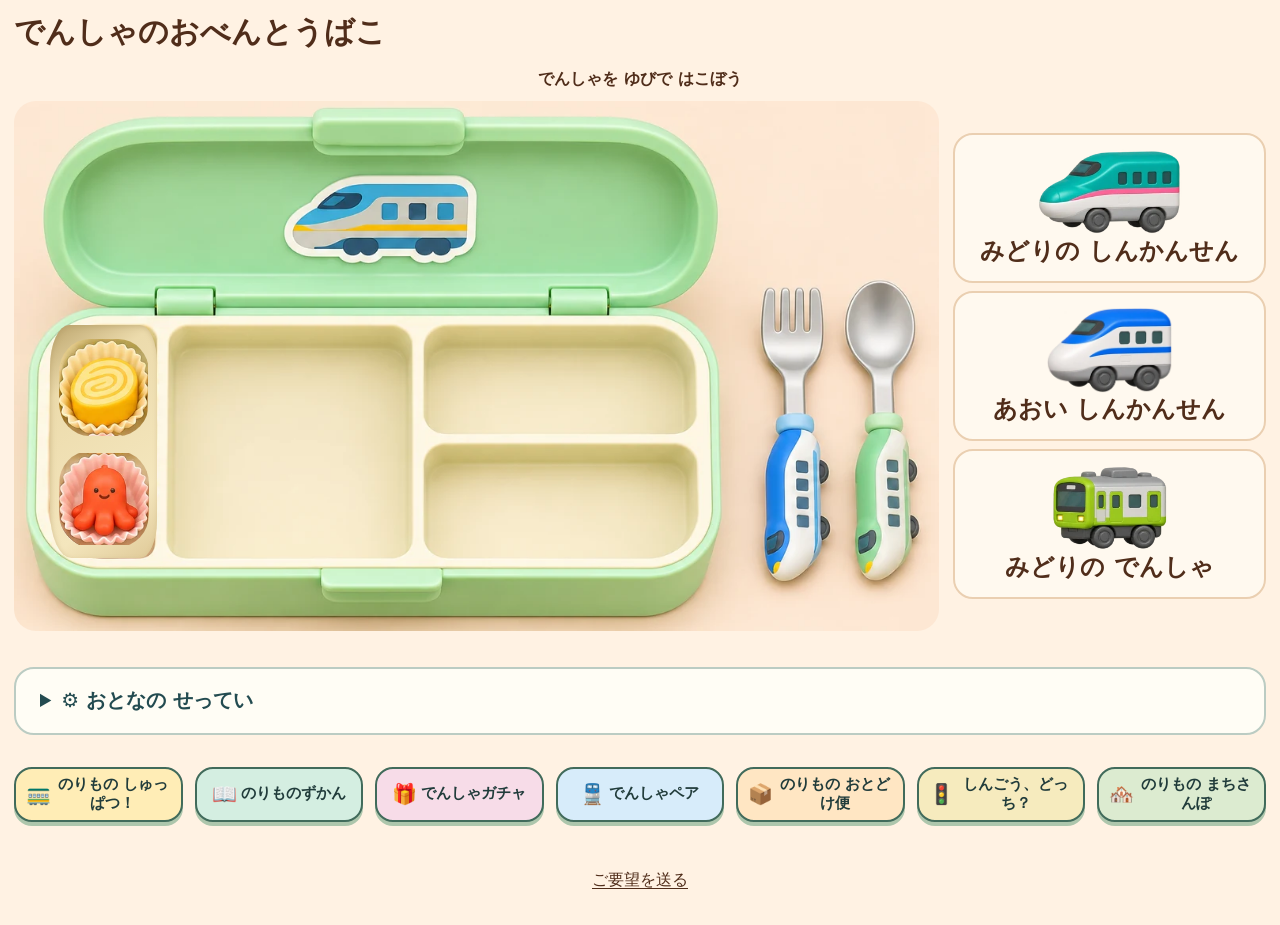
<file: train-bento/index.html>
<!DOCTYPE html>
<html lang="ja">
<meta charset="utf-8">
<meta name="viewport" content="width=device-width, initial-scale=1">
<title>でんしゃのおべんとうばこ | Hiiroゲーム</title>
<style>
*{box-sizing:border-box}body{margin:0;background:#fff2e3;color:#502d1a;font-family:ui-rounded,"Hiragino Maru Gothic ProN",system-ui,sans-serif;text-align:center}
main{max-width:900px;margin:auto;padding:14px}header{display:flex;align-items:center;justify-content:space-between;gap:8px;text-align:left}
h1{font-size:clamp(17px,4vw,30px);margin:0}button,a{font:inherit;color:inherit}button{cursor:pointer;border:0}button:focus-visible,a:focus-visible{outline:3px solid #12664d;outline-offset:3px}#language,#again{border-radius:22px;background:#fff9ef;padding:10px 15px;font-weight:700;border:1px solid #dfc3a6;text-decoration:none;display:inline-block}
#board{position:relative;aspect-ratio:1170/670;background:url('[data-uri]') center/100% 100%;border-radius:22px;overflow:hidden}
.slot{touch-action:none;position:absolute;background:transparent;border-radius:16%;padding:3%;display:grid;place-items:center}
.slot:nth-of-type(1){left:16.6%;top:43%;width:26.4%;height:42.5%}
.slot:nth-of-type(2){left:44.4%;top:43%;width:29%;height:20%}
.slot:nth-of-type(3){left:44.4%;top:65%;width:29%;height:20%}
#board::before{content:"";position:absolute;left:3.9%;top:42.3%;width:11.6%;height:44%;border-radius:18% 16% 16% 20%;background:linear-gradient(145deg,#bca56d,#ecdbac 24%,#f4e6bd 75%,#dfc997);box-shadow:inset 1px 2px 5px #ad935e66}
.slot.food{left:4.3%;width:10.8%;height:20.3%;padding:0}
.slot.food:nth-of-type(4){top:44%}
.slot.food:nth-of-type(5){top:65%}
.food img{border-radius:34%}
.slot.food[aria-pressed=true]{outline:3px solid #e2a341;outline-offset:-2px}
.slot.ready{background:#fff69e40;box-shadow:inset 0 0 0 3px #fbde62,inset 0 0 18px #fff6a1}
.slot img,.piece img,#ghost img{width:100%;height:100%;object-fit:contain;pointer-events:none}
.slot img{position:absolute;width:90%;height:90%;animation:land .28s ease-out}
@keyframes land{50%{transform:scale(1.08)}}
#tray[hidden]{display:none}#tray{display:grid;grid-template-columns:repeat(3,minmax(0,1fr));gap:8px;margin:8px auto;max-width:690px}
.piece{background:#fff9ef;border-radius:20px;border:2px solid #eacfb1;padding:4px 6px;color:#502d1a;touch-action:none;user-select:none;font-weight:750;font-size:clamp(11px,2.5vw,16px);min-height:64px}
.piece img{display:block;height:clamp(48px,10vw,90px)}
.piece[aria-pressed=true]{background:#fff6bb;border-color:#a96809}.piece:disabled{visibility:hidden}
#hint{font-weight:750;margin:9px 0;min-height:1.5em}#lid{position:absolute;left:4%;top:2%;width:71%;height:36%;background:transparent;border-radius:22px}#lid:not(:disabled){box-shadow:inset 0 0 0 4px #ffdf61;background:#fff69e26}#lid:disabled{cursor:default}
#celebrate{position:absolute;inset:0;background:#fff2e3ee;display:grid;place-content:center;gap:14px}#celebrate[hidden]{display:none}#celebrate strong{font-size:clamp(29px,8vw,64px);color:#904022}.closed-box{background:linear-gradient(#acf1cc,#6fb18f);border:7px solid #8dc7a7;border-radius:29px;padding:10px;display:flex;align-items:center;width:min(65vw,430px);aspect-ratio:1.7;box-shadow:0 7px #548c71}.closed-box{animation:close .36s ease-out both}@keyframes close{from{transform:scale(.92) rotateX(35deg);opacity:.45}to{transform:none;opacity:1}}.closed-box img{width:33%;height:100%;object-fit:contain}#again{justify-self:center}#ghost{position:fixed;z-index:4;pointer-events:none;width:clamp(85px,22vw,195px);height:110px;transform:translate(-50%,-50%)}#ghost.food{width:90px;height:90px}
@media(prefers-reduced-motion:reduce){*{animation:none!important}}@media(max-width:460px){main{padding:9px}.slot.ready{box-shadow:inset 0 0 0 2px #fbde62}#language{padding:8px 10px}}
.feedback{margin:16px 0 4px}.feedback a{display:inline-block;padding:12px;text-underline-offset:3px}

/* Keep play and primary touch controls side by side on landscape tablets. */
@media (orientation: landscape) and (min-width: 740px) and (min-height: 360px) {
main { max-width: 1280px; padding: 14px 18px 22px; display: grid; grid-template-columns: minmax(0, 1fr) minmax(150px, 23%); gap: 8px 14px; align-items: start; }
main > :is(header, #hint, nav, footer) { grid-column: 1 / -1; }
#hint { margin: 0; }
#language { min-height: 48px; }
#board { width: 100%; max-width: calc(clamp(220px, 71dvh, 550px) * 1170 / 670); justify-self: center; }
#tray { grid-template-columns: minmax(0,1fr); width: 100%; margin: 0; align-self: center; }
.piece { min-height: 58px; }
.piece img { height: clamp(38px, 10dvh, 92px); }
#board:has(#celebrate:not([hidden])) { grid-column: 1 / -1; }
.closed-box { width: min(48vw, 37dvh, 400px); }
#celebrate { gap: 6px; }
#celebrate strong { font-size: clamp(24px, 7dvh, 54px); }
#again { min-height: 48px; }
}

.piece{min-height:130px!important;padding:12px!important;font-size:clamp(17px,2.2vw,24px);position:relative}.piece img{height:clamp(76px,13dvh,125px)!important}.piece,.slot{touch-action:none}
.piece::after{content:'';position:absolute;inset:-6px;pointer-events:auto}#ghost{transform:translate(-50%,-85%)!important;filter:drop-shadow(0 5px 4px #49351d40)}
#lid:not(:disabled){box-shadow:inset 0 0 0 6px #ffdf61;background:#fff69e55}
@media(orientation:landscape) and (min-width:740px){#tray{gap:16px}.piece{min-height:130px!important}}
@media(max-width:550px){.piece{min-height:112px!important;padding:8px!important;font-size:16px}.piece img{height:70px!important}}

#ghost{position:fixed;z-index:1000;pointer-events:none;aspect-ratio:2.3;height:auto;display:grid;place-items:center;transform:translate(-50%,-70%) scale(1.08)!important;filter:drop-shadow(0 12px 8px #49351d55);will-change:left,top}
#ghost.food{aspect-ratio:1}#ghost img{display:block;width:100%;height:100%;max-height:145px;object-fit:contain}
.drag-source img{opacity:.2}.piece,.slot{-webkit-user-select:none;user-select:none;-webkit-touch-callout:none;cursor:grab}.drag-source{cursor:grabbing}
.slot.drop-hover{background:#fff9a878;box-shadow:inset 0 0 0 5px #f0b63c,0 0 22px #fff5a0;transform:scale(1.03)}
.slot.just-packed img{animation:snap-in .4s ease-out}.slot.just-packed::after{content:'✦';position:absolute;inset:10%;font-size:46px;color:#efb633;pointer-events:none;animation:pack-spark .5s ease-out both}
@keyframes snap-in{0%{transform:scale(.82)}55%{transform:scale(1.12)}100%{transform:scale(1)}}@keyframes pack-spark{0%{opacity:1;transform:scale(.7)}100%{opacity:0;transform:translateY(-25px) scale(1.3)}}
@media(prefers-reduced-motion:reduce){.slot.just-packed::after{display:none}.slot.drop-hover{transform:none}}
</style>
<link rel="stylesheet" href="../assets/train-game-links.css?v=2">
<link rel="stylesheet" href="../assets/toddler-controls.css?v=6"><script src="../assets/toddler-controls.js?v=5" defer></script>
<link rel="stylesheet" href="../assets/norimono-layout.css?v=3">
<main data-game-audio class="norimono norimono-bento">
<header><h1 id="title"></h1><button id="language" type="button"></button></header>
<p id="hint" role="status"></p>
<div id="board">
<button type="button" class="slot"></button><button type="button" class="slot"></button><button type="button" class="slot"></button>
<button type="button" class="slot food"></button><button type="button" class="slot food"></button>
<button type="button" id="lid" disabled></button>
<div id="celebrate" hidden><strong id="success"></strong><div class="closed-box"></div><button id="again" type="button"></button></div>
</div>
<div id="tray"></div>
<script src="../assets/train-game-links.js" defer></script>
<nav class="hiiro-links" aria-label="ほかの のりものゲーム"></nav>
<footer class="feedback"><a id="feedback" href="https://clubs.place/f/fS6twrevaLxr9ZI38eKpOUpW" target="_blank" rel="noopener noreferrer">ご要望を送る</a></footer>
</main>
<script>
const trains = [{"ja": "みどりの でんしゃ", "en": "Green commuter train", "src": "[data-uri]"}, {"ja": "あおい しんかんせん", "en": "Blue Shinkansen", "src": "[data-uri]"}, {"ja": "じょうききかんしゃ", "en": "Steam train", "src": "[data-uri]"}, {"ja": "みどりの しんかんせん", "en": "Green Shinkansen", "src": "[data-uri]"}, {"ja": "きいろい しんかんせん", "en": "Yellow Shinkansen", "src": "[data-uri]"}];
const foods = [{"ja": "たまごやき", "en": "Rolled omelet", "src": "[data-uri]", "kind": "food"}, {"ja": "タコさんウインナー", "en": "Octopus sausage", "src": "[data-uri]", "kind": "food"}];
const $ = selector => document.querySelector(selector);
const slots = [...document.querySelectorAll('.slot')];
const fits = (piece,index) => index < 3 ? piece?.kind !== 'food' && (!placed[index] || (placed.includes(piece) && placed[index] !== piece)) : piece?.kind === 'food' && placed[index] !== piece;
let lang = 'ja', round, placed, selected, closed, drag, suppressClick, audio;
try { if (localStorage.getItem('norimono-lang') === 'en') lang = 'en'; } catch {}
const words = (ja,en) => lang === 'ja' ? ja : en;
const name = train => words(train.ja,train.en);
function picture(train) {
  const img = new Image();
  img.src = train.src;
  img.alt = '';
  img.draggable = false;
  return img;
}
function sound(notes, spacing = .11, duration = .22) {
  try {
    audio ||= new (window.AudioContext || window.webkitAudioContext)();
    if (audio.state === 'suspended') audio.resume().catch(() => {});
    notes.forEach((frequency,index) => {
      const start = audio.currentTime + index * spacing;
      const tone = audio.createOscillator();
      const volume = audio.createGain();
      tone.type = 'sine';
      tone.frequency.value = frequency;
      volume.gain.setValueAtTime(.001,start);
      volume.gain.exponentialRampToValueAtTime(.085,start+.018);
      volume.gain.exponentialRampToValueAtTime(.001,start+duration);
      tone.connect(volume).connect(norimonoAudio.output(audio));
      tone.start(start);
      tone.stop(start+duration+.01);
    });
  } catch {}
}
function start() {
  const pool = [...trains];
  round = Array.from({length:3}, () => pool.splice(Math.floor(Math.random()*pool.length),1)[0]);
  placed = [null, null, null, ...foods];
  selected = null;
  closed = false;
  function makePiece(train) {
    const button = document.createElement('button');
    button.type = 'button';
    button.className = 'piece';
    button.append(picture(train),document.createElement('span'));
    button.addEventListener('click', event => {
      if (ignoreClick(event) || placed.includes(train)) return;
      selected = train;
      render();
    });
    button.addEventListener('pointerdown', event => beginDrag(event,train));
    return button;
  }
  $('#tray').replaceChildren(...round.map(makePiece));
  render();
}
function render() {
  document.documentElement.lang = lang;
  $('#title').textContent = words('でんしゃのおべんとうばこ','Train Bento Box');
  document.title = $('#title').textContent + words(' | Hiiroゲーム',' | Hiiro Games');
  $('#language').textContent = words('English','日本語');
  $('#feedback').textContent = words('ご要望を送る','Send feedback');
  $('#success').textContent = words('✦ できた！ ✦','✦ All packed! ✦');
  $('#again').textContent = words('もういっかい','Play again');
  $('#hint').textContent = closed ? '' : placed.every(Boolean) ? words('ふたを パチン！','Close the lid!') : selected ? words('ひかる ところへ','Move it to a glowing spot') : words('でんしゃを ゆびで はこぼう','Slide a train into the box');
  $('#lid').disabled = closed || placed.some(train => !train);
  $('#lid').setAttribute('aria-label',words('ふたを しめる','Close the lid'));
  $('#celebrate').hidden = !closed;
  $('#tray').hidden = closed;
  slots.forEach((slot,index) => {
    const train = placed[index];
    const canDrop = !!selected && fits(selected,index);
    slot.disabled = closed || (!canDrop && !train && index < 3);
    slot.classList.toggle('ready',!closed && canDrop);
    if (index >= 3) slot.setAttribute('aria-pressed',String(selected === train));
    slot.setAttribute('aria-label',train ? name(train) : words('あいている しきり','Empty compartment')+' '+(index+1));
    if (train && slot.firstChild?.getAttribute('src') !== train.src) slot.replaceChildren(picture(train));
    if (!train) slot.replaceChildren();
  });
  [...$('#tray').children].forEach((button,index) => {
    const train = round[index];
    button.disabled = closed || placed.includes(train);
    button.lastChild.textContent = name(train);
    button.setAttribute('aria-pressed',String(selected === train));
  });
}
function pack(index) {
  if (closed || !selected || !fits(selected,index)) return;
  const isFood = selected.kind === 'food';
  const sourceIndex = placed.indexOf(selected);
  if (sourceIndex >= 0) placed[sourceIndex] = placed[index];
  placed[index] = selected;
  sound(isFood ? [690, 880] : [290, 410], .046, .11);
  selected = null;
  render();
  slots[index].classList.remove('just-packed'); void slots[index].offsetWidth; slots[index].classList.add('just-packed');
  if (!isFood && placed.every(Boolean)) $('#lid').focus({preventScroll:true});
}
function beginDrag(event,train) {
  if (!event.isPrimary || event.button !== 0 || !train || closed) return;
  suppressClick = null;
  const source=event.currentTarget;
  const r=source.getBoundingClientRect();
  const ghost=document.createElement('div');
  ghost.id='ghost';
  if(train.kind==='food')ghost.className='food';
  ghost.style.width=Math.min(train.kind==='food'?125:300,Math.max(train.kind==='food'?85:180,r.width*.92))+'px';
  ghost.style.left=event.clientX+'px';ghost.style.top=event.clientY+'px';
  ghost.append(picture(train));document.body.append(ghost);
  source.classList.add('drag-source');
  drag = {id:event.pointerId,x:event.clientX,y:event.clientY,train,source,ghost,moved:false};
  source.setPointerCapture(event.pointerId);
}
function dropTarget(x,y,piece) {
  const margin=Math.min(54,Math.max(30,innerWidth*.04));
  return slots.map((slot,index)=>{const r=slot.getBoundingClientRect();return {index,distance:Math.hypot(Math.max(r.left-x,0,x-r.right),Math.max(r.top-y,0,y-r.bottom)),center:Math.hypot(x-(r.left+r.right)/2,y-(r.top+r.bottom)/2)};})
  .filter(t=>fits(piece,t.index)&&t.distance<=margin).sort((a,b)=>a.distance-b.distance||a.center-b.center)[0]?.index ?? -1;
}
function ignoreClick(event) {
  const ignored = event.detail > 0 && suppressClick === event.currentTarget;
  suppressClick = null;
  return ignored;
}
slots.forEach((slot,index) => {
  slot.addEventListener('pointerdown',event => beginDrag(event,placed[index]));
  slot.addEventListener('click', event => {
    if (ignoreClick(event)) return;
    const item=placed[index];
    if(item && (!selected || selected===item || !fits(selected,index))) {
      selected=selected===item?null:item;render();return;
    }
    pack(index);
  });
});
$('#language').onclick = () => {
  lang = words('en','ja');
  try { localStorage.setItem('norimono-lang',lang); } catch {}
  render();
};
$('#lid').onclick = () => {
  closed = true;
  $('.closed-box').replaceChildren(...placed.slice(0,3).map(picture));
  sound([523,659,784]);
  render();
  $('#again').focus();
};
$('#again').onclick = start;
window.addEventListener('pointermove',event=>{
  if(drag?.id!==event.pointerId)return;
  if(!drag.moved && Math.hypot(event.clientX-drag.x,event.clientY-drag.y)>5){drag.moved=true;selected=drag.train;render();}
  drag.ghost.style.left=event.clientX+'px';drag.ghost.style.top=event.clientY+'px';
  const target=dropTarget(event.clientX,event.clientY,drag.train);
  slots.forEach((slot,index)=>slot.classList.toggle('drop-hover',drag.moved&&index===target));
});
function endDrag(event){
  if(drag?.id!==event.pointerId)return;
  const current=drag;drag=null;
  current.source.classList.remove('drag-source');
  slots.forEach(slot=>slot.classList.remove('drop-hover'));
  if(!current.moved){current.ghost.remove();return;}
  suppressClick=current.source;
  const index=event.type==='pointerup'?dropTarget(event.clientX,event.clientY,current.train):-1;
  const destination=index>=0?slots[index]:current.source;
  const r=destination.getBoundingClientRect();
  const reduce=matchMedia('(prefers-reduced-motion:reduce)').matches;
  const flight=current.ghost.animate([{left:event.clientX+'px',top:event.clientY+'px',opacity:1},{left:(r.left+r.width/2)+'px',top:(r.top+r.height*.6)+'px',opacity:0}],{duration:reduce?0:index>=0?160:220,easing:'ease-out',fill:'forwards'});
  flight.finished.then(()=>current.ghost.remove(),()=>current.ghost.remove());
  if(index>=0){selected=current.train;pack(index);}else{selected=null;render();}
}
window.addEventListener('pointerup',endDrag);
window.addEventListener('pointercancel',endDrag);
start();
</script>
</file>
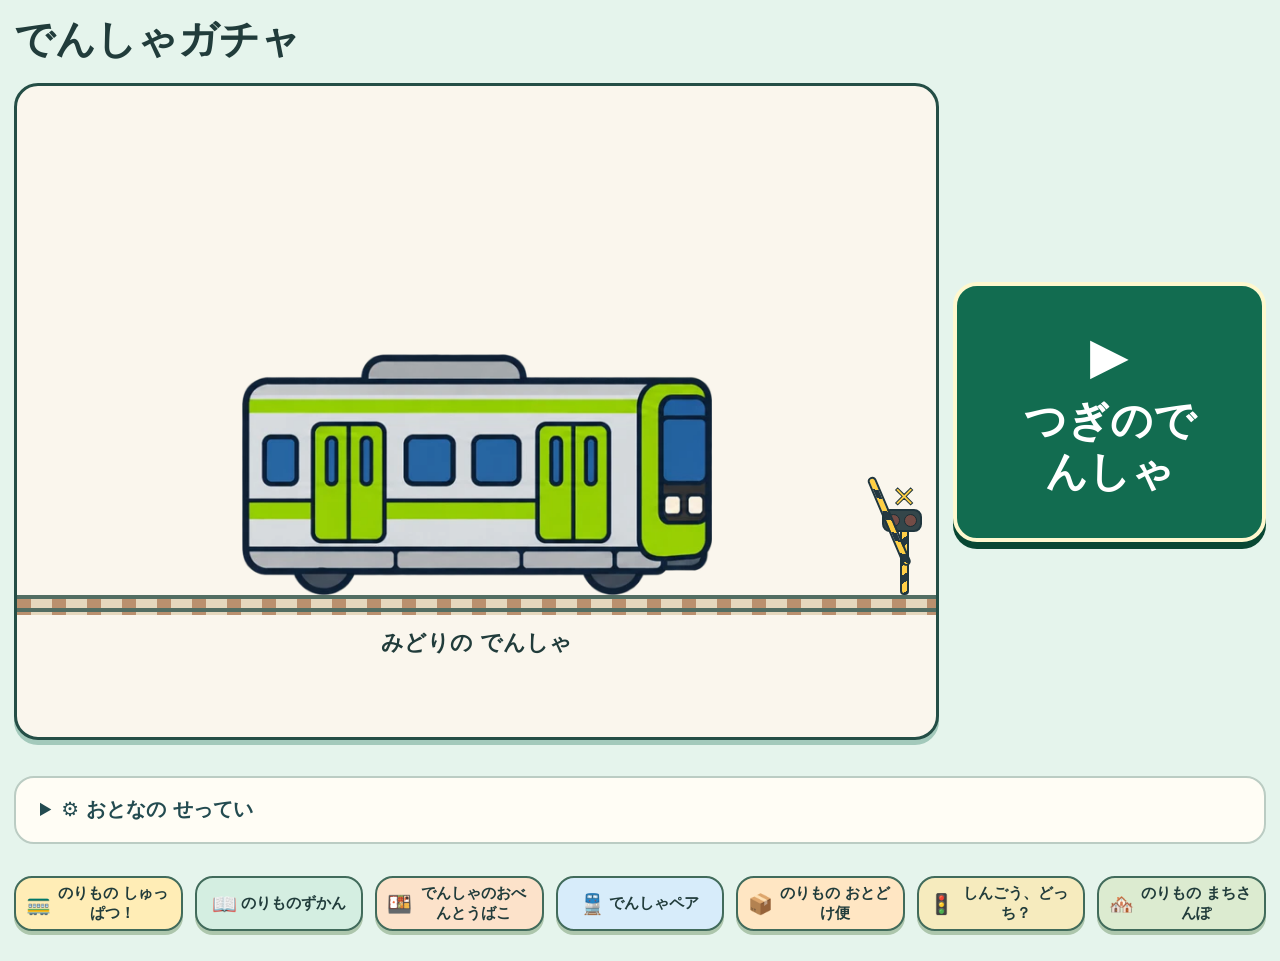
<file: train-gacha/index.html>
<!doctype html>
<html lang="ja">
<meta charset="utf-8">
<meta name="viewport" content="width=device-width,initial-scale=1">
<title>でんしゃガチャ | Hiiroゲーム</title>
<style>
*{box-sizing:border-box}
body{touch-action:manipulation;margin:0;background:#e5f4ec;color:#213c3b;font:700 1rem system-ui,sans-serif}
main{max-width:850px;margin:auto;padding:clamp(12px,4vw,36px)}
header{display:flex;align-items:center;justify-content:space-between;gap:12px;margin-bottom:12px}
h1{font-size:clamp(1.35rem,5vw,2.5rem);margin:0}
#sound{border:2px solid #a3c9bb;background:#f9fdf9;color:#213c3b;border-radius:18px;width:50px;height:50px;font-size:1.2rem;cursor:pointer}
.stage{border:3px solid #244e46;border-radius:24px;overflow:hidden;background:#faf6ed;box-shadow:0 5px 0 #a3c9bb}
.train-area{display:grid;place-items:center;min-height:clamp(140px,34vw,285px);overflow:hidden;padding:10px 0 0}
.rail{height:20px;background:linear-gradient(#526d62 0 4px,transparent 4px 13px,#526d62 13px 17px,transparent 17px),repeating-linear-gradient(90deg,#ba906e 0 14px,#e5d7bd 14px 35px)}
#name{text-align:center;margin:.8rem;font-size:clamp(1.05rem,3vw,1.35rem)}
#next{display:flex;align-items:center;justify-content:center;gap:12px;width:min(100%,410px);min-height:84px;margin:22px auto 5px;padding:12px;border:3px solid #213c3b;border-radius:24px;background:#ffd36d;color:#213c3b;box-shadow:0 6px 0 #213c3b;font:inherit;font-size:clamp(1.45rem,5vw,2rem);cursor:pointer;touch-action:manipulation}
#next:active{transform:translateY(4px);box-shadow:0 2px 0 #213c3b}
button:focus-visible{outline:4px solid #2260a7;outline-offset:4px}
.train-area{position:relative;align-items:end;justify-items:center;padding:52px 8px 0;min-height:clamp(190px,36vw,320px)}
#crossing{position:absolute;z-index:2;bottom:0;right:9px;width:48px;height:112px;pointer-events:none}
.crossing-pole{position:absolute;bottom:0;left:21px;width:9px;height:86px;border:2px solid #20363e;border-radius:4px;background:repeating-linear-gradient(145deg,#ffce47 0 8px,#253841 8px 15px)}
.crossing-sign{position:absolute;top:0;left:13px;color:#ffcf43;-webkit-text-stroke:1px #20363e;font-size:29px;line-height:1}
.crossing-lamps{position:absolute;top:26px;left:3px;display:flex;gap:4px;padding:3px;border:2px solid #20363e;border-radius:8px;background:#34464a}
.crossing-lamps i{width:13px;height:13px;border:1px solid #192e35;border-radius:50%;background:#744c46}
#crossing[data-light="left"] i:first-child,#crossing[data-light="right"] i:last-child{background:#ff5d50}
.crossing-arm{position:absolute;right:19px;bottom:25px;width:clamp(48px,14vw,96px);height:9px;border:2px solid #20363e;border-radius:5px;background:repeating-linear-gradient(125deg,#ffcf43 0 11px,#253841 11px 19px);transform-origin:right center;transform:rotate(67deg);transition:transform .26s ease}
#crossing[data-closed="true"] .crossing-arm{transform:rotate(0)}
@media (prefers-reduced-motion:reduce){.crossing-arm{transition:none}}
#train-button{position:relative;display:flex;align-items:end;justify-content:center;gap:3px;width:min(94%,610px);min-height:70px;padding:0;border:0;background:transparent;cursor:pointer;touch-action:manipulation}
#train-button:focus-visible{outline-offset:-4px;border-radius:12px}
.car{position:relative;width:min(100%,var(--car-width,470px));flex-shrink:1;min-width:0}
.car img{display:block;width:100%;height:auto}
#train-button[data-double="true"] .car{width:calc(50% - 2px)}

.car[hidden],.door[hidden],#steam[hidden]{display:none}
.door{position:absolute;top:30%;width:16%;height:48%;overflow:hidden;border:2px solid #122746;border-radius:10%;background:#25374b}
.door::before,.door::after{content:"";position:absolute;top:0;bottom:0;width:50%;background:#94ca14;border:1px solid #122746;transform:translateX(var(--slide))}
.door::before{left:0;--slide:-83%}
.door::after{right:0;--slide:83%}
.door.one{left:15%}
.door.two{left:62%}
#steam{position:absolute;right:13%;top:0;color:white;text-shadow:0 1px 2px #607a73;font-size:clamp(24px,8vw,58px);pointer-events:none}
#next[aria-disabled="true"]{opacity:.75}
@media (prefers-reduced-motion:no-preference){
  #steam:not([hidden]){animation:puff .68s ease-out both}
  @keyframes puff{from{transform:scale(.65);opacity:.9}to{transform:translate(14px,-25px) scale(1.2);opacity:0}}
}
 .header-actions{display:flex;gap:8px;align-items:center}
#lang{position:relative;width:100%;min-height:98px;padding:14px 16px 24px;border:3px solid #244e46;border-radius:20px;background:linear-gradient(#bfe6f7 0 62%,#a8d89a 62% 100%);color:#213c3b;box-shadow:0 5px 0 #a3c9bb;overflow:hidden;font:inherit}
#lang{cursor:pointer}
@media(max-width:360px){header{flex-wrap:wrap}}

/* Keep play and primary touch controls side by side on landscape tablets. */
@media (orientation: landscape) and (min-width: 740px) and (min-height: 360px) {
main { max-width: 1280px; padding: 14px 18px 22px; display: grid; grid-template-columns: minmax(0, 1fr) minmax(195px, 25%); gap: 12px 16px; align-items: start; }
main > :is(header, nav) { grid-column: 1 / -1; }
header { margin: 0; }
.stage { grid-column: 1; }
.train-area { min-height: clamp(195px, 52dvh, 450px); }
#next { grid-column: 2; width: 100%; min-height: 84px; margin: 0; align-self: center; font-size: clamp(17px, 2.4vw, 26px); }
.header-actions :is(#lang, #sound) { min-height: 48px; }
}
@media (orientation: landscape) and (740px <= width) and (360px <= height <= 520px) {
  main { gap: 9px 12px; padding: 10px 14px 16px; }
  header h1 { font-size: clamp(22px, 4vw, 33px); }
  .train-area { min-height: clamp(165px, 49dvh, 250px); padding-top: 44px; }
  #train-button .car img { max-height: 39dvh; object-fit: contain; }
  #name { margin: 7px; font-size: 1.05rem; }
}
#train-button{touch-action:manipulation;min-height:170px}#next{background:#c8e8c8} .train-area{cursor:pointer}</style>
<link rel="stylesheet" href="../assets/train-game-links.css?v=2">
<link rel="stylesheet" href="../assets/toddler-controls.css?v=6"><script src="../assets/toddler-controls.js?v=5" defer></script>
<link rel="stylesheet" href="../assets/norimono-layout.css?v=3">
<main data-game-audio class="norimono norimono-gacha">
<header><h1 id="title">でんしゃガチャ</h1><div class="header-actions"><button id="lang" type="button" lang="en">English</button><button id="sound" type="button" aria-label="おと" aria-pressed="true">🔊</button></div></header>
<section class="stage" aria-label="でんしゃのホーム">
  <div class="train-area">
    <div id="crossing" aria-hidden="true">
      <span class="crossing-pole"></span><span class="crossing-sign">✕</span>
      <span class="crossing-lamps"><i></i><i></i></span><span class="crossing-arm"></span>
    </div>
    <button id="train-button" type="button" aria-describedby="name">
      <span class="car" id="extra-car" hidden><img alt="" draggable="false"></span>
      <span class="car">
        <img id="train" alt="" draggable="false">
        <span class="door one" hidden></span><span class="door two" hidden></span>
        <span id="steam" aria-hidden="true" hidden>☁</span>
      </span>
    </button>
  </div>
  <div class="rail" aria-hidden="true"></div>
  <p id="name" aria-live="polite"></p>
</section>
<button id="next" class="primary-action" type="button"><span aria-hidden="true">▶</span> <span id="next-label">つぎのでんしゃ</span></button>
<script src="../assets/train-game-links.js" defer></script>
<nav class="hiiro-links" aria-label="ほかの のりものゲーム"></nav>
</main>
<script>
const trains = [{"name": "みどりの でんしゃ", "src": "[data-uri]"}, {"name": "あおい しんかんせん", "src": "[data-uri]"}, {"name": "あかい しんかんせん", "src": "[data-uri]"}, {"name": "みどりの しんかんせん", "src": "[data-uri]"}, {"name": "きいろい しんかんせん", "src": "[data-uri]"}, {"name": "ろめんでんしゃ", "src": "[data-uri]"}, {"name": "SL（エスエル）", "src": "[data-uri]"}];
const langButton = document.querySelector('#lang');
const title = document.querySelector('#title');
const nextLabel = document.querySelector('#next-label');
const stage = document.querySelector('.stage');
const trainNamesEn = ['Green commuter train', 'Blue bullet train', 'Red bullet train',
  'Green bullet train', 'Yellow bullet train', 'Streetcar', 'Steam locomotive'];
let lang = 'ja';
try {
  if (localStorage.getItem('norimono-lang') === 'en') lang = 'en';
} catch {}
const localized = (ja, en) => lang === 'en' ? en : ja;

const train = document.querySelector('#train');
const trainButton = document.querySelector('#train-button');
const extraCar = document.querySelector('#extra-car');
const crossing = document.querySelector('#crossing');
const doors = [...document.querySelectorAll('.door')];
const steam = document.querySelector('#steam');
const name = document.querySelector('#name');
const next = document.querySelector('#next');
const sound = document.querySelector('#sound');
const reducedMotion = matchMedia('(prefers-reduced-motion: reduce)');
let index = 0;
let coupledIndex = null;
let arriving = false;
let steamTimer;
let audio;
let master;
let soundEnabled = true;
const pictures = trains.map(({src}) => {
  const picture = new Image();
  picture.src = src;
  return picture;
});

function playNotes(notes, spacing = .12, length = .18) {
  if (!soundEnabled) return;
  const Audio = window.AudioContext || window.webkitAudioContext;
  if (!Audio) return;
  try {
    if (!audio) {
      audio = new Audio();
      master = audio.createGain();
      master.connect(norimonoAudio.output(audio));
    }
    if (audio.state === 'suspended') audio.resume().catch(() => {});
    notes.forEach((pitch, count) => {
      const at = audio.currentTime + count * spacing;
      const oscillator = audio.createOscillator();
      const volume = audio.createGain();
      oscillator.frequency.value = pitch;
      volume.gain.setValueAtTime(.001, at);
      volume.gain.exponentialRampToValueAtTime(.075, at + .025);
      volume.gain.exponentialRampToValueAtTime(.001, at + length);
      oscillator.connect(volume).connect(master);
      oscillator.start(at);
      oscillator.stop(at + length + .01);
    });
  } catch {}
}

function showTrain() {
  train.src = pictures[index].src;
  const coupled = coupledIndex !== null;
  trainButton.dataset.double = String(coupled);
  trainButton.dataset.coupling = coupledIndex === 3 ? 'shinkansen' : '';
  extraCar.hidden = !coupled;
  if (coupled) extraCar.firstElementChild.src = pictures[coupledIndex].src;
  trainButton.style.setProperty('--car-width', index === 6 ? '350px' : index === 5 ? '375px' : '470px');
  renderTrainName();
}

function renderTrainName() {
  const label = coupledIndex === 0 ? localized('みどりの でんしゃが 2りょう！', 'Two green commuter cars!')
    : coupledIndex === 3 ? localized('あかと みどりの しんかんせんが れんけつ！', 'Red and green bullet trains coupled!')
    : localized(trains[index].name, trainNamesEn[index]);
  name.textContent = label;
  trainButton.setAttribute('aria-label', localized(label + ' タップして あそぶ', 'Tap to play: ' + label));
}


function renderLanguage() {
  document.documentElement.lang = lang;
  title.textContent = localized('でんしゃガチャ', 'Surprise Trains');
  document.title = title.textContent + localized(' | Hiiroゲーム', ' | Hiiro Games');
  langButton.textContent = localized('English', 'にほんご');
  langButton.lang = localized('en', 'ja');
  sound.setAttribute('aria-label', localized('おと', 'Sound'));
  nextLabel.textContent = localized('つぎのでんしゃ', 'Next train');
  stage.setAttribute('aria-label', localized('でんしゃのホーム', 'Train platform'));
  renderTrainName();
}

langButton.addEventListener('click', () => {
  lang = lang === 'ja' ? 'en' : 'ja';
  try { localStorage.setItem('norimono-lang', lang); } catch {}
  renderLanguage();
});

function resetEffects() {
  doors.forEach(door => { door.hidden = true; });
  clearTimeout(steamTimer);
  steam.hidden = true;
}

function finishArrival() {
  crossing.dataset.light = '';
  crossing.dataset.closed = 'false';
  arriving = false;
  next.removeAttribute('aria-disabled');
  trainButton.removeAttribute('aria-disabled');
}

let arrivalVersion=0,arrivalTimer,crossingTimer,arrivalAnimation;
const bringNextTrain = () => {
  const trip = ++arrivalVersion;
  clearTimeout(arrivalTimer);
  clearTimeout(crossingTimer);
  arrivalAnimation?.cancel();
  arriving = true;

  resetEffects();
  crossing.dataset.closed = 'true';
  crossing.dataset.light = 'left';
  playNotes([690, 690], .4);
  crossingTimer = setTimeout(() => { if(trip === arrivalVersion) crossing.dataset.light = 'right'; }, 160);
  arrivalTimer = setTimeout(() => {
    if (trip !== arrivalVersion) return;
    crossing.dataset.light = 'left';
    const previous = index;
    index = (index + 1 + Math.floor(Math.random() * (trains.length - 1))) % trains.length;
    coupledIndex = null;
    const bonus = Math.random();
    if (bonus < .12 && previous !== 0) {
      index = 0;
      coupledIndex = 0;
    } else if (bonus >= .12 && bonus < .24 && previous !== 2) {
      index = 2;
      coupledIndex = 3;
    }
    showTrain();
    if (reducedMotion.matches || !trainButton.animate) {
      finishArrival();
      return;
    }
    const arrival = arrivalAnimation = trainButton.animate(
      [{transform:'translateX(-115%)'},{transform:'translateX(0)'}],
      {duration:620,easing:'cubic-bezier(.18,.8,.25,1)'}
    );
    const finish=()=>{if(trip===arrivalVersion)finishArrival();};
    arrival.finished.then(finish,finish);
  }, 280);
};
next.addEventListener('click', bringNextTrain);
// Babies play by banging the whole screen, so any tap that is not on
// a control or a link brings the next train too.
document.addEventListener('click', (event) => {
  if (!event.target.closest('.stage') || event.target.closest('#train-button')) return;
  bringNextTrain();
});

trainButton.addEventListener('click', () => {
  if (arriving) { bringNextTrain(); return; }
  if (index === 0) {
    const open = doors[0].hidden;
    doors.forEach(door => { door.hidden = !open; });
    playNotes(open ? [430, 570] : [570, 430]);
  } else if (index === 5) {
    playNotes([620, 780], .14);
  } else if (index === 6) {
    playNotes([210, 330], .16, .3);
    clearTimeout(steamTimer);
    steam.hidden = false;
    steamTimer = setTimeout(() => { steam.hidden = true; }, 680);
  } else {
    playNotes([330, 440]);
  }
});
sound.addEventListener('click', () => {
  soundEnabled = !soundEnabled;
  if (master) master.gain.value = soundEnabled ? 1 : 0;
  sound.setAttribute('aria-pressed', String(soundEnabled));
  sound.textContent = soundEnabled ? '🔊' : '🔇';
});
showTrain();
renderLanguage();
</script>
</file>
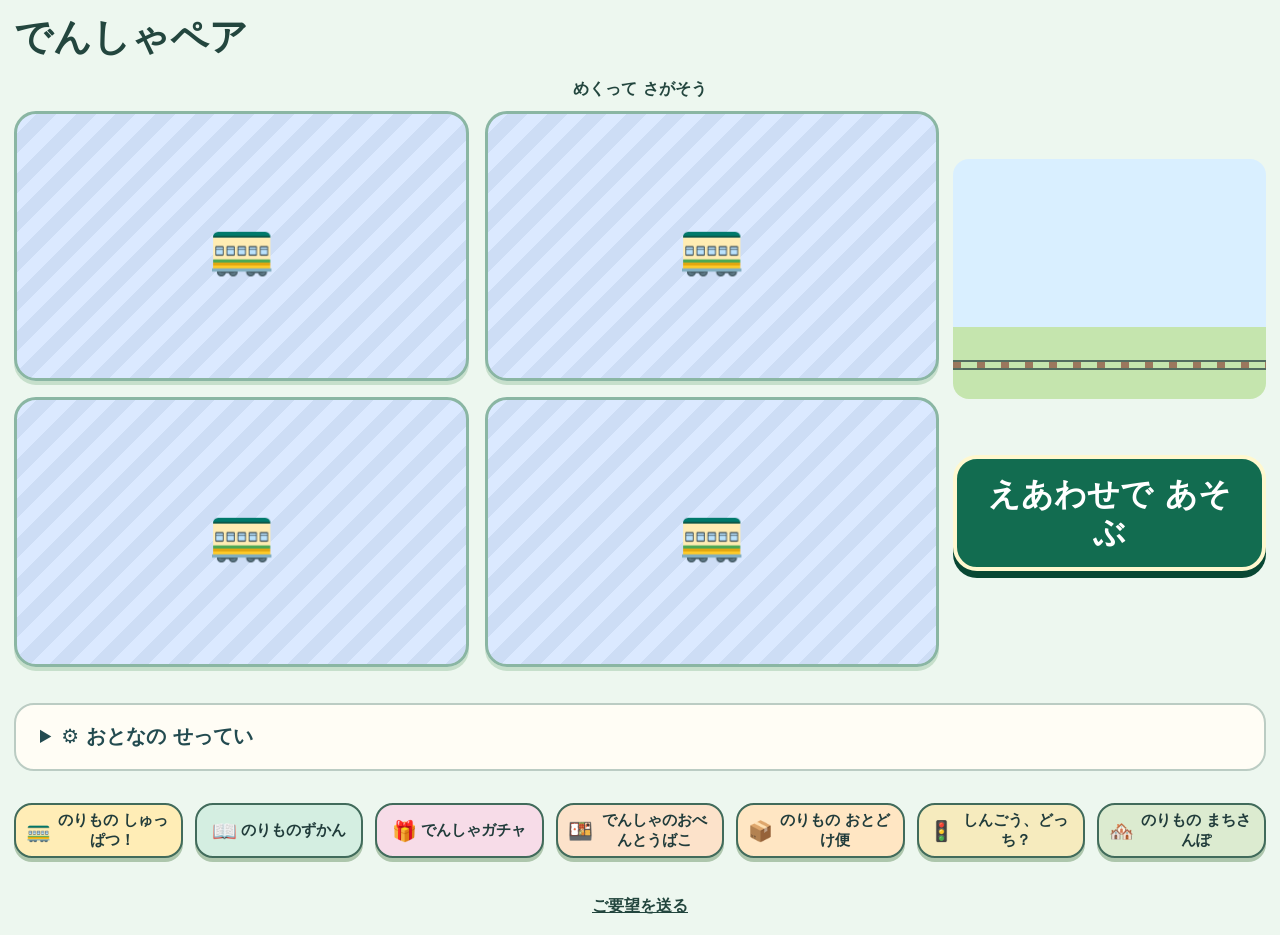
<file: train-pairs/index.html>
<!doctype html>
<html lang="ja">
<meta charset="utf-8">
<meta name="viewport" content="width=device-width,initial-scale=1">
<title>でんしゃペア | Hiiroゲーム</title>
<style>
*{box-sizing:border-box}body{margin:0;background:#edf7ef;color:#23463e;font:700 1rem ui-rounded,"Hiragino Maru Gothic ProN",system-ui,sans-serif}main{max-width:780px;margin:auto;padding:16px}header{display:flex;align-items:center;justify-content:space-between;gap:12px}h1{margin:0;font-size:clamp(24px,5vw,38px)}button,a{font:inherit;color:inherit;touch-action:manipulation}button{cursor:pointer}button:focus-visible,a:focus-visible{outline:3px solid #285c93;outline-offset:3px}#lang,#again,#mode{background:#fff;border:2px solid #78a492;border-radius:16px;min-height:48px;padding:8px 14px}
#hint{text-align:center;margin:12px 0;min-height:1.5em}.board{display:grid;grid-template-columns:repeat(2,minmax(0,1fr));gap:10px;max-width:620px;margin:auto}.card{min-width:0;min-height:75px;aspect-ratio:1.7;background:#fffdf5;border:3px solid #8ab6a3;border-radius:22px;box-shadow:0 4px #c6dfcb;display:grid;grid-template-rows:minmax(0,1fr);place-items:center;padding:8px}.card img{display:block;width:95%;height:100%;min-height:0;max-height:125px;object-fit:contain}.card[aria-pressed=true]{background:#fff3bd;border-color:#af7623}.card.matched{background:#d6f1d4;border-color:#4c8b62}.card.back{background:repeating-linear-gradient(135deg,#dbe9ff 0 14px,#cdddf5 14px 28px);color:#395e8d;font-size:clamp(30px,7vw,54px)}
.track{position:relative;overflow:hidden;min-height:68px;height:clamp(68px,15vw,125px);margin:14px 0 8px;border-radius:16px;background:linear-gradient(#d9efff 0 70%,#c5e5ae 70%)}.track::after{content:"";position:absolute;left:0;right:0;bottom:12%;height:10px;background:linear-gradient(#536c5f 0 2px,transparent 2px 8px,#536c5f 8px),repeating-linear-gradient(90deg,#9b775d 0 8px,transparent 8px 24px)}
.convoy{position:absolute;bottom:12%;height:78%;width:clamp(125px,43vw,300px);display:flex;z-index:1;animation:roll 1.1s ease-in-out both}.convoy img{width:50%;object-fit:contain;object-position:center bottom}.convoy img+img{margin-left:-4px}@keyframes roll{from{left:-46%}to{left:53%}}
#actions{display:flex;justify-content:center;gap:8px;margin:10px 0}#actions[hidden]{display:none}footer{text-align:center;margin-top:18px}@media(prefers-reduced-motion:reduce){.convoy{animation:none;left:30%}}

/* Keep play and primary touch controls side by side on landscape tablets. */
@media (orientation: landscape) and (min-width: 740px) and (min-height: 360px) {
main { max-width: 1280px; padding: 14px 18px 22px; display: grid; grid-template-columns: minmax(0, 1fr) minmax(195px, 30%); gap: 10px 16px; align-items: start; }
main > :is(header, #hint, nav, footer) { grid-column: 1 / -1; }
#hint { margin: 0; }
#board { grid-column: 1; grid-row: 3 / 5; width: 100%; max-width: 780px; }
.card { aspect-ratio: auto; height: clamp(100px, 32dvh, 235px); }
.card img { max-height: 100%; }
#track { grid-column: 2; grid-row: 3; margin: 0; height: clamp(78px, 23dvh, 165px); }
.convoy { width: min(61%, 300px); }
#actions { grid-column: 2; grid-row: 4; align-self: start; flex-wrap: wrap; margin: 0; }
#actions button { flex: 1 1 135px; }
}
.board{gap:16px}.card{min-height:140px!important}#actions{gap:16px}#mode{background:#f8f5df}#again{background:#d2eed0}</style>
<link rel="stylesheet" href="../assets/train-game-links.css?v=2">
<link rel="stylesheet" href="../assets/toddler-controls.css?v=6"><script src="../assets/toddler-controls.js?v=5" defer></script>
<link rel="stylesheet" href="../assets/norimono-layout.css?v=3">
<main data-game-audio class="norimono norimono-pairs">
<header><h1 id="title"></h1><button id="lang" type="button"></button></header>
<p id="hint" role="status"></p>
<div id="board" class="board"></div>
<div id="track" class="track" aria-hidden="true"></div>
<div id="actions" hidden><button id="again" class="primary-action" type="button"></button><button id="mode" class="primary-action" type="button"></button></div>
<script src="../assets/train-game-links.js" defer></script>
<nav class="hiiro-links" aria-label="ほかの のりものゲーム"></nav>
<footer><a id="feedback" href="https://clubs.place/f/fS6twrevaLxr9ZI38eKpOUpW" data-ja="ご要望を送る" data-en="Send feedback">ご要望を送る</a></footer>
</main>
<script>
const trains = [{"ja": "みどりの でんしゃ", "en": "Green commuter train", "src": "[data-uri]"}, {"ja": "あおい しんかんせん", "en": "Blue Shinkansen", "src": "[data-uri]"}, {"ja": "SL（エスエル）", "en": "Steam locomotive", "src": "[data-uri]"}, {"ja": "はやぶさ", "en": "Hayabusa", "src": "[data-uri]"}, {"ja": "ドクターイエロー", "en": "Doctor Yellow", "src": "[data-uri]"}];
const $ = selector => document.querySelector(selector);
const board = $('#board');
let lang = 'ja';
try { if (localStorage.getItem('norimono-lang') === 'en') lang = 'en'; } catch {}
const words = (ja,en) => lang === 'ja' ? ja : en;
let memory = true, cards, selected, locked, timer, audio;
let previousPair;
function picture(train) {
  const img = new Image();
  img.src = train.src;
  img.alt = '';
  img.draggable = false;
  return img;
}
function playNotes(notes, spacing = .07, duration = .20, wave = 'sine') {
  try {
    audio ||= new (window.AudioContext || window.webkitAudioContext)();
    if (audio.state === 'suspended') audio.resume().catch(() => {});
    notes.forEach((pitch,index) => {
      const start = audio.currentTime + index*spacing;
      const tone = audio.createOscillator();
      const gain = audio.createGain();
      tone.frequency.value = pitch;
      tone.type = wave;
      gain.gain.setValueAtTime(.001,start);
      gain.gain.exponentialRampToValueAtTime(.08,start+.02);
      gain.gain.exponentialRampToValueAtTime(.001,start+duration);
      tone.connect(gain).connect(norimonoAudio.output(audio));
      tone.start(start);
      tone.stop(start+duration+.01);
    });
  } catch {}
}
function start() {
  clearTimeout(timer);
  const pairs = trains.flatMap((train,index) => trains.slice(index+1).map(other => [train,other]));
  const choices = pairs.filter(([first,second]) => first !== previousPair?.[0] || second !== previousPair?.[1]);
  previousPair = choices[Math.floor(Math.random()*choices.length)];
  const pool = [...previousPair,...previousPair];
  cards = Array.from({length:4},() => ({train:pool.splice(Math.floor(Math.random()*pool.length),1)[0],matched:false}));
  selected = [];
  locked = false;
  $('#track').replaceChildren();
  board.replaceChildren(...cards.map((card,index) => {
    const button = document.createElement('button');
    button.type = 'button';
    button.className = 'card';
    button.addEventListener('click',() => pick(index));
    return button;
  }));
  render();
}
function render() {
  const completed = cards.every(card => card.matched);
  document.documentElement.lang = lang;
  $('#title').textContent = words('でんしゃペア','Train Pairs');
  document.title = $('#title').textContent + words(' | Hiiroゲーム',' | Hiiro Games');
  $('#lang').textContent = words('English','日本語');
  document.querySelectorAll('[data-en]').forEach(node => { node.textContent = node.dataset[lang]; });
  $('#hint').textContent = completed ? words('✨ ぜんぶ つながった！','✨ All paired!') : locked ? words('もういちど','Try again') : memory ? words('めくって さがそう','Flip two cards') : words('おなじ でんしゃを みつけよう','Find the matching trains');
  $('#actions').hidden = false;
  $('#again').hidden = !completed;
  $('#again').textContent = words('もういっかい','Play again');
  $('#mode').textContent = memory ? words('えあわせで あそぶ','Play picture matching') : words('めくってみる','Try flipping cards');
  cards.forEach(({train,matched},index) => {
    const button = board.children[index];
    const active = selected.includes(index);
    const visible = !memory || active || matched;
    button.classList.toggle('back',!visible);
    button.classList.toggle('matched',matched);
    button.setAttribute('aria-pressed',String(active));
    button.setAttribute('aria-label',(visible ? train[lang] : words('うらむきのカード','Face-down card')) + (matched ? words('・ペア',' · matched') : '') + ' ' + (index+1));
    button.disabled = matched;
    if (visible && button.firstElementChild?.tagName !== 'IMG') button.replaceChildren(picture(train));
    if (!visible) button.textContent = '🚃';
  });
}
function pick(index) {
  if (cards[index].matched) { playNotes([659], .07, .09); return; }
  if (locked) { clearTimeout(timer); selected=[]; locked=false; }
  if (selected.includes(index)) return;
  selected.push(index);
  if (selected.length === 2) {
    const [a,b] = selected.map(i => cards[i]);
    if (a.train === b.train) {
      a.matched = b.matched = true;
      selected = [];
      const convoy = document.createElement('div');
      convoy.className = 'convoy';
      convoy.append(picture(a.train),picture(b.train));
      $('#track').replaceChildren(convoy);
      if (cards.every(card => card.matched)) playNotes([523,659,784,1047], .12, .29);
      else playNotes([523,659]);
    } else {
      locked = true;
      playNotes([150,120], .075, .085, 'triangle');
      timer = setTimeout(() => {
        selected = [];
        locked = false;
        render();
      },memory ? 600 : 250);
    }
  }
  render();
}
$('#lang').onclick = () => {
  lang = words('en','ja');
  try { localStorage.setItem('norimono-lang',lang); } catch {}
  render();
};
$('#again').onclick = start;
$('#mode').onclick = () => { memory = !memory; start(); };
start();
</script>
</file>
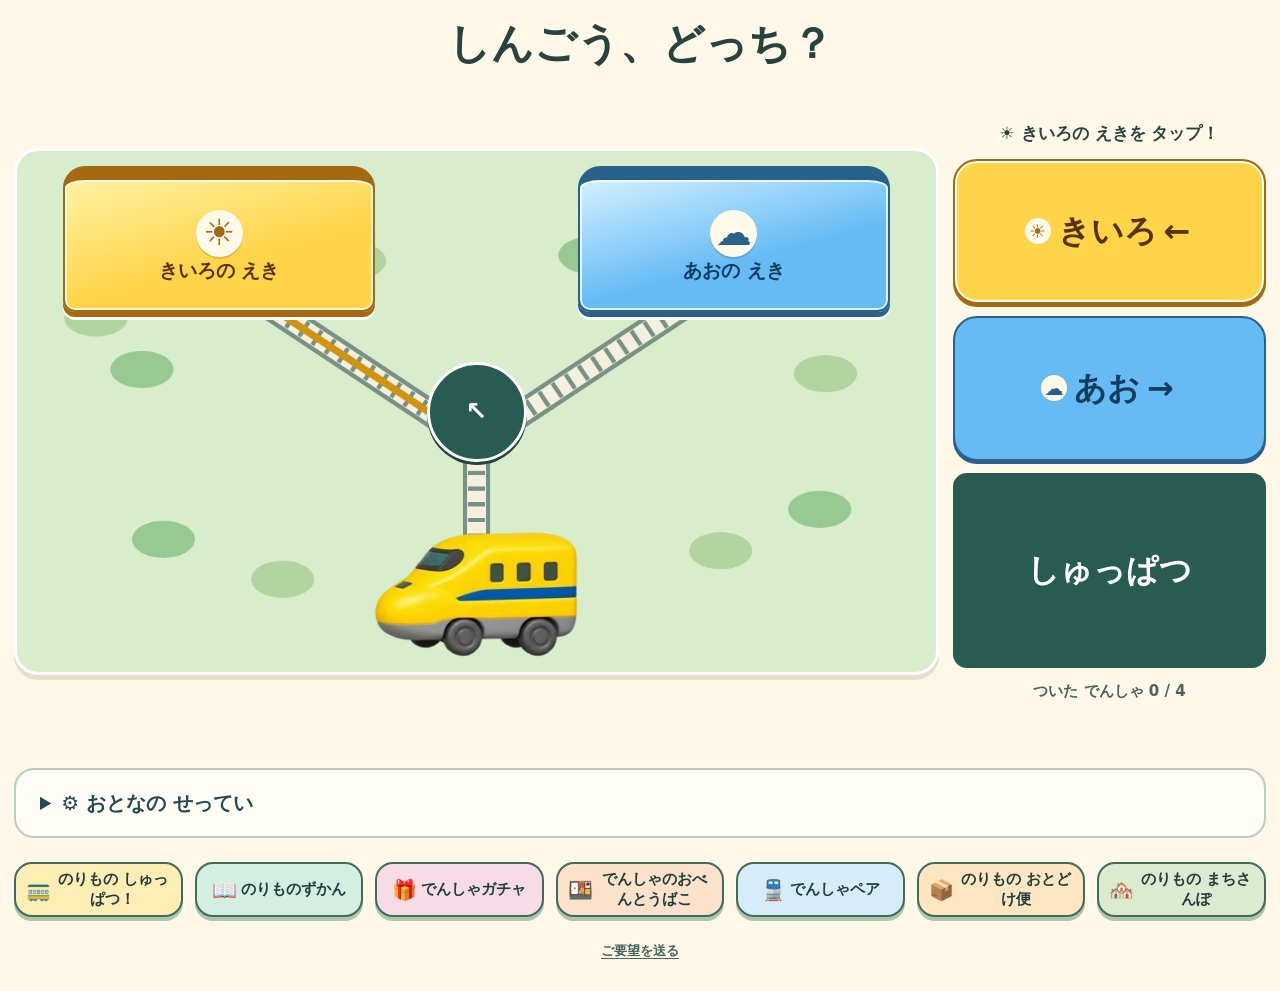
<file: train-switch/index.html>
<!doctype html>
<html lang="ja">
<meta charset="utf-8">
<meta name="viewport" content="width=device-width, initial-scale=1">
<title>しんごう、どっち？</title>
<style>
*{box-sizing:border-box}body{margin:0;background:#fff7e8;color:#28433e;font:700 17px/1.5 system-ui,sans-serif;text-align:center}main{max-width:720px;margin:auto;padding:18px 12px 30px}h1{font-size:clamp(26px,6vw,42px);margin:0}p{margin:8px 0 12px;min-height:1.5em}.board{position:relative;aspect-ratio:640/365;overflow:hidden;border-radius:24px;background:#d8edcc;border:3px solid white;box-shadow:0 5px 0 #e7dfcb;margin-bottom:16px}canvas{display:block;width:100%;height:100%}.yellow{--edge:#a56912;--body:#ffd449;--light:#fff1a4;--ink:#563305}
.blue{--edge:#28628b;--body:#66bbf5;--light:#d4f0ff;--ink:#123d62}
.station{position:absolute;top:3%;width:34%;height:28%;display:flex;flex-direction:column;align-items:center;justify-content:center;gap:3%;border:2px solid var(--edge);border-top:clamp(7px,2vw,14px) solid var(--edge);border-radius:22px 22px 12px 12px;color:var(--ink);background:linear-gradient(165deg,var(--light),var(--body) 59%);box-shadow:inset 0 0 0 2px #fffc,0 5px 0 var(--edge),0 8px 0 #fff;font-size:clamp(12px,3vw,19px);line-height:1.1;white-space:nowrap}
.station:disabled{opacity:1}
.station:active:not(:disabled){transform:translateY(3px);box-shadow:inset 0 0 0 2px #fffc,0 2px 0 var(--edge)}
.station .symbol,.destination .symbol{display:inline-grid;place-items:center;flex:none;aspect-ratio:1;border-radius:50%;background:#fff9e9;color:var(--edge);line-height:1}
.station .symbol{width:clamp(27px,6vw,47px);font-size:clamp(20px,4.8vw,36px);box-shadow:0 2px 0 #0002}
.station.yellow{left:5%}.station.blue{right:5%}
.train{position:absolute;width:25%;height:25%;object-fit:contain;transform:translate(-50%,-55%);pointer-events:none}.lever{position:absolute;left:50%;top:50%;transform:translate(-50%,-50%);border:3px solid white;border-radius:50%;min-width:49px;min-height:49px;width:11%;aspect-ratio:1;background:#285b51;color:white;font-size:26px;padding:0;box-shadow:0 3px 0 #21463e}button{font:inherit;cursor:pointer;touch-action:manipulation}button:disabled{cursor:default;opacity:.55}.controls{display:flex;justify-content:center;flex-wrap:wrap;gap:8px}.controls button{border:0;border-radius:14px;padding:10px 14px;background:#ecdfc7;color:#233e38;min-height:46px}.controls button[aria-pressed=true]{background:#f8d988;box-shadow:inset 0 0 0 2px #9a731f}#go{background:#285b51;color:white;min-width:112px}#progress{font-size:15px;color:#47645f}button:focus-visible{outline:3px solid #963f76;outline-offset:3px}
.station.arrived{outline:4px solid white;outline-offset:2px;box-shadow:0 5px 0 var(--edge),0 0 24px 7px var(--body);animation:station-pop .55s ease-out}
@keyframes station-pop{45%{transform:scale(1.06)}}
#effects{position:absolute;inset:0;pointer-events:none;overflow:hidden}
.spark{position:absolute;color:var(--color);font-size:clamp(15px,4vw,32px);animation:spark .85s ease-out both}
@keyframes spark{from{opacity:1;transform:translate(-50%,-50%) scale(.5)}65%{opacity:1}to{opacity:0;transform:translate(calc(-50% + var(--dx)),calc(-50% + var(--dy))) rotate(65deg)}}
.confetti{position:absolute;top:-10%;width:9px;height:14px;background:var(--color);border-radius:2px;animation:confetti 1.5s ease-in both;animation-delay:var(--delay)}
@keyframes confetti{from{transform:translateY(0) rotate(0)}to{transform:translate(var(--dx),45vw) rotate(310deg);opacity:0}}
.board.cleared{border-color:#e4ae35}
@media(prefers-reduced-motion:reduce){.station.arrived{animation:none}}
.controls .destination{display:inline-flex;align-items:center;justify-content:center;gap:7px;border:2px solid var(--edge);background:var(--body);color:var(--ink);border-radius:24px;padding:6px 12px 6px 8px;box-shadow:0 3px 0 var(--edge)}
.destination .symbol{width:26px;font-size:19px}
.controls .destination[aria-pressed=true]{background:var(--body);box-shadow:inset 0 0 0 2px white,0 3px 0 var(--edge)}
.controls .destination:active:not(:disabled){transform:translateY(2px)}
.feedback a{display:inline-block;padding:12px;color:#47645f;font-size:13px;text-underline-offset:3px}
.feedback a:focus-visible{outline:3px solid #963f76;outline-offset:3px}
#game-language{min-height:44px;padding:0 12px;border:2px solid #e9dfcd;border-radius:12px;background:#fff;color:#28433e;font:700 14px system-ui;white-space:nowrap}
.game-heading{display:flex;align-items:center;justify-content:center;gap:8px;flex-wrap:wrap}
.game-heading h1{margin-block:0}
.town-games{display:inline-flex;align-items:center;min-height:44px;padding:0 12px;color:#463b33}
</style>
<link rel="stylesheet" href="../assets/train-game-links.css?v=2">
<link rel="stylesheet" href="../assets/norimono-layout.css?v=3">
<script src="../assets/toddler-controls.js?v=5" defer></script>
<main class="norimono norimono-switch">
<header class="game-heading"><h1>しんごう、どっち？</h1><button id="game-language" type="button" lang="en">English</button></header>

<div class="play"><div class="board">
<canvas id="tracks" width="1280" height="730" aria-hidden="true"></canvas>
<button class="station yellow" id="yellow-station" type="button"><span class="symbol" aria-hidden="true">☀</span>きいろの えき</button>
<button class="station blue" id="blue-station" type="button"><span class="symbol" aria-hidden="true">☁</span>あおの えき</button>
<img class="train" id="train" alt="">
<button class="lever" id="lever" aria-label="分かれ道を切り替える">↖</button>
<div id="effects" aria-hidden="true"></div>
</div>
<div class="controls"><p id="message" role="status"></p>
<button class="destination yellow" id="left" aria-pressed="true"><span class="symbol" aria-hidden="true">☀</span>きいろ <span aria-hidden="true">←</span></button>
<button class="destination blue" id="right" aria-pressed="false"><span class="symbol" aria-hidden="true">☁</span>あお <span aria-hidden="true">→</span></button>
<button id="go">しゅっぱつ</button>
<p id="progress"></p></div></div>
<script src="../assets/train-game-links.js" defer></script>
<nav class="hiiro-links" aria-label="ほかの のりものゲーム"></nav>
<footer class="feedback"><a href="https://clubs.place/f/fS6twrevaLxr9ZI38eKpOUpW" target="_blank" rel="noopener noreferrer">ご要望を送る</a></footer>
</main>
<script>
const byId = id => document.getElementById(id);
const train = byId('train');
const artwork = {yellow:'[data-uri]',blue:'[data-uri]'};
const labels = {yellow:'☀ きいろ',blue:'☁ あお'};
const rounds = ['yellow','blue','blue','yellow'];
const routes = {
  left:[[320,315],[320,205],[140,85]],
  right:[[320,315],[320,205],[500,85]]
};
const canvas = byId('tracks');
const ctx = canvas.getContext('2d');
ctx.scale(2,2);
let route = 'left';
let round = 0;
let running = false;
let phase = 'ready';

function position(x,y) {
  train.style.left = `${x / 6.4}%`;
  train.style.top = `${y / 3.65}%`;
}

function draw() {
  ctx.clearRect(0,0,640,365);
  const shrubs = [[55,117],[87,153],[563,156],[584,98],[185,300],[102,272],[490,280],[559,251],[235,77],[399,73]];
  shrubs.forEach(([x,y],i) => {
    ctx.fillStyle = i % 2 ? '#99c993' : '#b1d4a1';
    ctx.beginPath();
    ctx.ellipse(x,y,22,13,0,0,Math.PI*2);
    ctx.fill();
  });
  for (const side of ['left','right']) {
    const points = routes[side];
    ctx.beginPath();
    ctx.moveTo(...points[0]);
    points.slice(1).forEach(point => ctx.lineTo(...point));
    ctx.lineJoin = 'round';
    ctx.lineCap = 'round';
    ctx.strokeStyle = '#789182';
    ctx.lineWidth = 19;
    ctx.stroke();
    ctx.strokeStyle = '#f4f0e0';
    ctx.lineWidth = 13;
    ctx.stroke();
    ctx.save();
    ctx.setLineDash([3,8]);
    ctx.strokeStyle = '#789182';
    ctx.lineWidth = 12;
    ctx.lineCap = 'butt';
    ctx.stroke();
    ctx.restore();
  }
  const [,joint,station] = routes[route];
  ctx.beginPath();
  ctx.moveTo(...joint);
  ctx.lineTo(...station);
  ctx.strokeStyle = route === 'left' ? '#d29310' : '#388bc2';
  ctx.lineWidth = 5;
  ctx.stroke();
}

function select(side) {
  if (running || phase !== 'ready') return;
  route = side;
  byId('left').setAttribute('aria-pressed', String(side === 'left'));
  byId('right').setAttribute('aria-pressed', String(side === 'right'));
  byId('lever').textContent = side === 'left' ? '↖' : '↗';
  draw();
}

function controls() {
  for (const id of ['left','right','lever','yellow-station','blue-station']) byId(id).disabled = running || phase !== 'ready';
  byId('go').disabled = running;
}

const effects = byId('effects');
const celebrationColors = ['#bd7900','#236ba9','#d65b76','#368355','#8851a5'];
const reduceMotion = matchMedia('(prefers-reduced-motion: reduce)');

function celebrate(side, cleared) {
  byId(side === 'left' ? 'yellow-station' : 'blue-station').classList.add('arrived');
  effects.parentElement.classList.toggle('cleared', cleared);
  if (reduceMotion.matches) return;
  const count = cleared ? 24 : 7;
  for (let i = 0; i < count; i += 1) {
    const piece = document.createElement('span');
    piece.className = cleared ? 'confetti' : 'spark';
    piece.style.setProperty('--color', celebrationColors[i % celebrationColors.length]);
    const angle = i * 2 * Math.PI / count;
    piece.style.left = cleared ? `${5 + i * 90 / count}%` : side === 'left' ? '22%' : '78%';
    piece.style.setProperty('--dx', `${Math.round(Math.cos(angle) * 65)}px`);
    if (cleared) {
      piece.style.setProperty('--delay', `${i % 6 * 55}ms`);
    } else {
      piece.textContent = '★';
      piece.style.top = '22%';
      piece.style.setProperty('--dy', `${Math.round(Math.sin(angle) * 54)}px`);
    }
    piece.addEventListener('animationend', () => piece.remove(), {once:true});
    effects.append(piece);
  }
}

function ready() {
  effects.replaceChildren();
  effects.parentElement.classList.remove('cleared');
  byId('yellow-station').classList.remove('arrived');
  byId('blue-station').classList.remove('arrived');
  phase = 'ready';
  train.src = artwork[rounds[round]];
  train.alt = labels[rounds[round]] + 'の しんかんせん';
  position(...routes.left[0]);
  byId('message').textContent = labels[rounds[round]] + 'の えきを タップ！';
  byId('progress').textContent = `ついた でんしゃ  ${round} / ${rounds.length}`;
  byId('go').textContent = 'しゅっぱつ';
  controls();
}

function arrive(side) {
  running = false;
  const correct = (side === 'left' ? 'yellow' : 'blue') === rounds[round];
  if (correct) round += 1;
  phase = round === rounds.length ? 'done' : 'arrived';
  if (correct) celebrate(side, phase === 'done');
  byId('message').textContent = phase === 'done' ? 'ぜんぶの でんしゃが ついたよ！' :
    correct ? 'ぴったりの えきに ついたよ！' : labels[rounds[round]] + 'の えきを さがそう';
  byId('progress').textContent = `ついた でんしゃ  ${round} / ${rounds.length}`;
  byId('go').textContent = phase === 'done' ? 'もういちど' : correct ? 'つぎの でんしゃ' : 'もういちど';
  controls();
}

function depart() {
  if (running) return;
  if (phase !== 'ready') {
    if (phase === 'done') round = 0;
    ready();
    return;
  }
  running = true;
  controls();
  const side = route;
  const [start,joint,end] = routes[side];
  const duration = matchMedia('(prefers-reduced-motion: reduce)').matches ? 0 : 1500;
  const started = performance.now();
  function frame(now) {
    const progress = duration ? Math.min(1, Math.max(0,(now - started) / duration)) : 1;
    const firstLeg = progress < .34;
    const [from,to,fraction] = firstLeg ? [start,joint,progress / .34] : [joint,end,(progress - .34) / .66];
    position(from[0] + (to[0] - from[0]) * fraction, from[1] + (to[1] - from[1]) * fraction);
    if (progress < 1) requestAnimationFrame(frame);
    else arrive(side);
  }
  requestAnimationFrame(frame);
}

byId('left').onclick = () => select('left');
byId('right').onclick = () => select('right');
byId('lever').onclick = () => select(route === 'left' ? 'right' : 'left');
for (const [stationId, side] of [['yellow-station', 'left'], ['blue-station', 'right']]) {
  byId(stationId).onclick = () => {
    if (running || phase !== 'ready') return;
    select(side);
    depart();
  };
}
byId('go').onclick = depart;
draw();
ready();
</script>
<script src="../assets/game-language.js?v=2"></script>
</file>
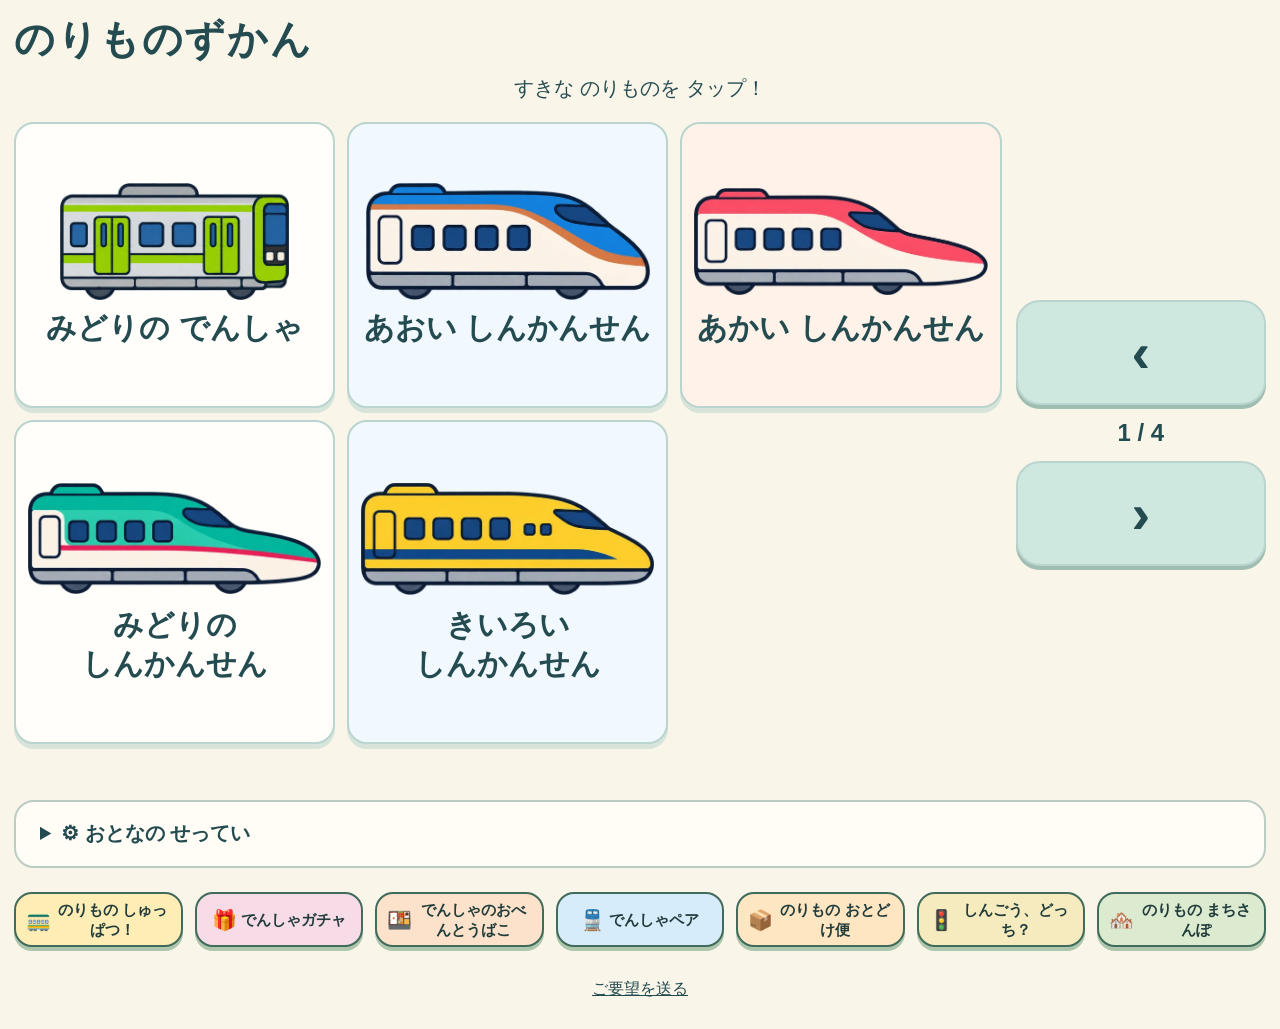
<file: vehicle-book/index.html>
<!doctype html>
<html lang="ja"><head><meta charset="utf-8"><meta name="viewport" content="width=device-width,initial-scale=1"><meta name="theme-color" content="#faf5e9"><title>のりものずかん | Hiiro</title><meta name="description" content="大きなのりものをタップして、名前と動きを楽しむ小さな子のための図鑑。日本語と英語で遊べます。"><link rel="stylesheet" href="../assets/train-game-links.css?v=2">
<style>
*{box-sizing:border-box}body{margin:0;background:#faf5e9;color:#234b50;font-family:Nunito,'Hiragino Maru Gothic ProN','Yu Gothic',sans-serif}main{max-width:1240px;margin:auto;padding:18px 22px 26px}button,a{-webkit-tap-highlight-color:transparent;touch-action:manipulation}button{font:inherit;font-weight:800;color:inherit;cursor:pointer;border:2px solid #bad4cf;background:white;border-radius:20px}button:focus-visible,a:focus-visible{outline:4px solid #3076ac;outline-offset:3px}button:active{transform:translateY(3px)}[hidden]{display:none!important}.topbar{display:flex;justify-content:space-between;align-items:center;gap:16px;margin-bottom:16px}h1{font-size:clamp(24px,3.5vw,40px);margin:0;letter-spacing:.04em}.tools{display:flex;gap:10px}.tools button{min-width:64px;min-height:52px;padding:8px 14px;border-radius:16px}#hint{text-align:center;font-size:clamp(16px,2vw,20px);margin:0 0 12px}.cards{display:grid;grid-template-columns:repeat(3,minmax(0,1fr));gap:16px}.card{background:#fffefa;min-height:clamp(160px,26dvh,225px);padding:12px;box-shadow:0 5px #d6e4d9;display:flex;align-items:center;justify-content:center;flex-direction:column;gap:8px;font-size:clamp(17px,2vw,24px)}.card:nth-child(3n+2){background:#f1f9ff}.card:nth-child(3n){background:#fff2e9}.card img{display:block;width:100%;height:clamp(95px,16dvh,145px);object-fit:contain;pointer-events:none}.pager{display:flex;align-items:center;justify-content:center;gap:25px;margin:18px 0}.arrow{width:96px;min-height:64px;background:#cfe8df;font-size:35px;box-shadow:0 4px #9fbdb0}#page-number{font-weight:800;min-width:50px;text-align:center;font-size:20px}.detail-top{display:flex;align-items:center;justify-content:space-between;margin-bottom:12px;gap:12px}#back{min-height:60px;padding:10px 20px;background:#e2efeb;font-size:20px}#count{font-weight:800;color:#66847e}.stage{border-radius:28px;background:linear-gradient(#e7f6ff 0 76%,#e7edd8 76%);border:2px solid #cadfd7;position:relative;overflow:hidden}.stage::before{content:'';position:absolute;width:90px;height:26px;left:10%;top:12%;background:#fff;border-radius:50%;box-shadow:45px 8px white,640px 20px white;pointer-events:none}#hero{position:relative;width:100%;height:clamp(230px,42dvh,420px);border:0;background:none;border-radius:28px;display:grid;place-items:center;touch-action:pan-y;padding:30px 55px 20px}#hero img{width:100%;height:100%;max-height:320px;object-fit:contain;pointer-events:none;filter:drop-shadow(0 10px 4px #557e7020)}#hero:active{transform:none}#vehicle-name{font-size:clamp(29px,4vw,48px);text-align:center;margin:15px 0 5px}.detail-nav{display:flex;justify-content:center;align-items:center;gap:24px;margin:16px 0}.detail-nav p{font-size:18px;text-align:center;max-width:380px;margin:0}.pulse{position:absolute;inset:12%;pointer-events:none;border:4px solid #fff9;border-radius:50%;opacity:0}#hero.play .pulse{animation:ring .7s ease-out}#hero.play img{animation:bounce .65s ease-in-out}#hero.play.air img{animation:fly .9s ease-in-out}#hero.play.rail img,#hero.play.road img{animation:drive .75s ease-in-out}#hero.play.work img{animation:work .75s ease-in-out}@keyframes ring{0%{opacity:1;transform:scale(.6)}100%{opacity:0;transform:scale(1.3)}}@keyframes bounce{40%{transform:translateY(-15px)}70%{transform:translateY(0)}}@keyframes fly{40%{transform:translate(24px,-22px) rotate(-3deg)}}@keyframes drive{30%{transform:translateX(22px) translateY(-3px)}65%{transform:translateX(-10px)}}@keyframes work{45%{transform:rotate(-4deg) translateY(-5px)}}.feedback{text-align:center;margin-top:20px}.feedback a{color:inherit;display:inline-flex;align-items:center;min-height:44px;padding:8px}#voice-status{font-size:14px;text-align:center;color:#637a76;margin:8px 0;min-height:20px}
@media(max-width:650px){main{padding:14px 12px}.cards{grid-template-columns:repeat(2,minmax(0,1fr));gap:12px}.card{min-height:150px;font-size:17px;padding:10px 6px}.card img{height:94px}.tools{gap:6px}.tools button{min-width:48px;padding:6px 10px;font-size:14px}#hero{padding:25px 20px;height:34dvh}.detail-nav{gap:12px}.arrow{width:76px;min-height:64px}.detail-nav p{font-size:16px}h1{font-size:24px}}
@media(orientation:landscape) and (max-height:620px){main{padding-top:10px}.topbar{margin-bottom:8px}.card{min-height:130px;padding:7px}.card img{height:80px}.pager{margin:12px 0}.stage #hero{height:38dvh}.detail-nav{margin:10px 0}#vehicle-name{margin-top:8px}}
@media(prefers-reduced-motion:reduce){*,*::before{animation:none!important}}

.cards .card{position:relative;overflow:hidden;transition:background .15s,border-color .15s}
.cards .card.play{background:#fff3bc;border-color:#c7a442}
.card.play img{animation:bounce .65s ease-in-out}.card.play.air img{animation:fly .9s ease-in-out}.card.play.rail img,.card.play.road img{animation:drive .75s ease-in-out}.card.play.work img{animation:work .75s ease-in-out}
.pager{gap:16px}.pager .arrow{width:min(32vw,240px);min-height:92px;font-size:56px;border-radius:24px}.pager #page-number{min-width:64px;font-size:24px}
@media(max-width:650px){.pager .arrow{min-height:84px;width:32vw}.pager{gap:14px}}
@media(prefers-reduced-motion:reduce){.card.play img{animation:none!important}}
.cards .card>span{font-size:clamp(24px,2.8vw,36px);font-weight:900;line-height:1.3;overflow-wrap:anywhere}.card{min-height:clamp(185px,29dvh,250px)}@media(max-width:650px){.cards .card>span{font-size:clamp(21px,5.5vw,28px)}.card{min-height:175px}}@media(orientation:landscape) and (max-height:620px){.cards .card>span{font-size:24px}.card{min-height:155px}}.pager .arrow{min-height:100px}.cards{gap:18px}.cards .card{min-height:210px}@media(max-width:650px){.cards .card{min-height:185px}}</style></head><body><link rel="stylesheet" href="../assets/toddler-controls.css?v=6"><script src="../assets/toddler-controls.js?v=5" defer></script>
<link rel="stylesheet" href="../assets/norimono-layout.css?v=3">
<main data-game-audio class="norimono norimono-book">
<header class="topbar"><h1 id="title">のりものずかん</h1><div class="tools"><button id="sound" aria-label="おとを けす" aria-pressed="false">🔊</button><button id="lang">English</button></div></header>
<section id="browse"><p id="hint">すきな のりものを タップ！</p><div id="cards" class="cards"></div><div class="pager"><button class="arrow" id="page-prev" aria-label="まえの ページ">‹</button><span id="page-number"></span><button class="arrow" id="page-next" aria-label="つぎの ページ">›</button></div></section>

<p id="voice-status" role="status"></p>
<script src="../assets/train-game-links.js" defer></script>
<nav class="hiiro-links" aria-label="ほかの のりものゲーム"></nav>
<footer class="feedback"><a href="https://clubs.place/f/fS6twrevaLxr9ZI38eKpOUpW" target="_blank" rel="noopener noreferrer" data-ja="ご要望を送る" data-en="Send feedback">ご要望を送る</a></footer>
</main><script>
const vehicles=[{"ja": "みどりの でんしゃ", "en": "Train", "src": "[data-uri]", "motion": "rail"}, {"ja": "あおい しんかんせん", "en": "Blue Shinkansen", "src": "[data-uri]", "motion": "rail"}, {"ja": "あかい しんかんせん", "en": "Red Shinkansen", "src": "[data-uri]", "motion": "rail"}, {"ja": "みどりの しんかんせん", "en": "Green Shinkansen", "src": "[data-uri]", "motion": "rail"}, {"ja": "きいろい しんかんせん", "en": "Yellow Shinkansen", "src": "[data-uri]", "motion": "rail"}, {"ja": "ろめんでんしゃ", "en": "Tram", "src": "[data-uri]", "motion": "rail"}, {"ja": "じょうききかんしゃ", "en": "Steam train", "src": "[data-uri]", "motion": "rail"}, {"ja": "ろせんばす", "en": "City bus", "src": "../assets/bus-gold.webp", "motion": "road"}, {"ja": "ぱとかー", "en": "Police car", "src": "../assets/police.webp", "motion": "road"}, {"ja": "きゅうきゅうしゃ", "en": "Ambulance", "src": "../assets/go-ambulance.webp", "motion": "road"}, {"ja": "しょうぼうしゃ", "en": "Fire engine", "src": "../assets/go-fire-engine.webp", "motion": "road"}, {"ja": "はしごしゃ", "en": "Ladder truck", "src": "../assets/go-ladder-truck.webp", "motion": "road"}, {"ja": "ごみしゅうしゅうしゃ", "en": "Garbage truck", "src": "../assets/go-garbage-truck.webp", "motion": "road"}, {"ja": "しょべるかー", "en": "Excavator", "src": "../assets/go-excavator.webp", "motion": "work"}, {"ja": "だんぷかー", "en": "Dump truck", "src": "../assets/go-dump.webp", "motion": "work"}, {"ja": "みきさーしゃ", "en": "Mixer truck", "src": "../assets/go-mixer.webp", "motion": "work"}, {"ja": "たくはいとらっく", "en": "Delivery truck", "src": "../assets/delivery.webp", "motion": "road"}, {"ja": "ひこうき", "en": "Airplane", "src": "../assets/plane.webp", "motion": "air"}, {"ja": "へりこぷたー", "en": "Helicopter", "src": "../assets/go-helicopter.webp", "motion": "air"}];
const pageSize=5;
const $=s=>document.querySelector(s);let lang='ja',muted=false,page=0,index=0,audio,lastSound=0,utterance;
try{if(localStorage.getItem('norimono-lang')==='en')lang='en';}catch{}
const words={ja:{title:'のりものずかん',hint:'すきな のりものを タップ！',tap:'タップで なまえを きこう！',back:'▦ いちらん',previous:'まえの のりもの',next:'つぎの のりもの',prevPage:'まえの ページ',nextPage:'つぎの ページ',mute:'おとを けす',unmute:'おとを だす'},en:{title:'Vehicle Book',hint:'Tap your favourite vehicle!',tap:'Tap to hear its name!',back:'▦ All vehicles',previous:'Previous vehicle',next:'Next vehicle',prevPage:'Previous page',nextPage:'Next page',mute:'Turn sound off',unmute:'Turn sound on'}};
function stopVoice(){if('speechSynthesis'in window)speechSynthesis.cancel();utterance=null;}
function sound(){if(muted||performance.now()-lastSound<180)return;lastSound=performance.now();try{const AC=window.AudioContext||window.webkitAudioContext;if(!AC)return;audio??=new AC();audio.resume().then(()=>{let o=audio.createOscillator(),g=audio.createGain();o.type='sine';o.frequency.setValueAtTime(620,audio.currentTime);o.frequency.exponentialRampToValueAtTime(850,audio.currentTime+.1);g.gain.setValueAtTime(.07,audio.currentTime);g.gain.exponentialRampToValueAtTime(.001,audio.currentTime+.16);o.connect(g);g.connect(norimonoAudio.output(audio));o.start();o.stop(audio.currentTime+.18);}).catch(()=>{});}catch{}}
function speak(){stopVoice();if(muted)return;if(!('speechSynthesis'in window)){$('#voice-status').textContent=lang==='ja'?'このブラウザでは なまえの よみあげが つかえません':'Name audio is unavailable in this browser.';return;}utterance=new SpeechSynthesisUtterance(vehicles[index][lang]);utterance.lang=lang==='ja'?'ja-JP':'en-US';utterance.volume=norimonoAudio.volume;utterance.rate=.82;utterance.pitch=1.08;const voice=speechSynthesis.getVoices().find(v=>v.lang.toLowerCase().startsWith(lang));if(voice)utterance.voice=voice;utterance.onerror=e=>{if(!['canceled','interrupted'].includes(e.error))$('#voice-status').textContent=lang==='ja'?'よみあげを さいせいできませんでした':'Name audio could not play.';};speechSynthesis.speak(utterance);}
function playCard(n,card){index=n;$('#voice-status').textContent='';sound();speak();document.querySelectorAll('.card.play').forEach(b=>b.classList.remove('play'));card.classList.remove('play');void card.offsetWidth;card.classList.add('play');}
function render(){const w=words[lang];document.documentElement.lang=lang;document.title=w.title+' | Hiiro';$('#title').textContent=w.title;$('#hint').textContent=w.hint;$('#lang').textContent=lang==='ja'?'English':'にほんご';$('#sound').textContent=muted?'🔇':'🔊';$('#sound').setAttribute('aria-label',muted?w.unmute:w.mute);$('#sound').setAttribute('aria-pressed',String(muted));$('#page-prev').setAttribute('aria-label',w.prevPage);$('#page-next').setAttribute('aria-label',w.nextPage);document.querySelectorAll('[data-ja]').forEach(e=>e.textContent=e.dataset[lang]);$('#cards').replaceChildren();vehicles.slice(page*pageSize,page*pageSize+pageSize).forEach((v,n)=>{const b=document.createElement('button');b.className='card '+v.motion;const img=document.createElement('img');img.src=v.src;img.alt='';img.draggable=false;const name=document.createElement('span');name.textContent=v[lang];b.append(img,name);b.addEventListener('click',()=>playCard(page*pageSize+n,b));b.addEventListener('animationend',()=>b.classList.remove('play'));$('#cards').append(b);});$('#page-number').textContent=(page+1)+' / '+Math.ceil(vehicles.length/pageSize);}
$('#lang').onclick=()=>{lang=lang==='ja'?'en':'ja';try{localStorage.setItem('norimono-lang',lang);}catch{}stopVoice();render();};$('#sound').onclick=()=>{muted=!muted;stopVoice();render();};$('#page-prev').onclick=()=>{stopVoice();page=(page+Math.ceil(vehicles.length/pageSize)-1)%Math.ceil(vehicles.length/pageSize);render();};$('#page-next').onclick=()=>{stopVoice();page=(page+1)%Math.ceil(vehicles.length/pageSize);render();};document.addEventListener('visibilitychange',()=>{if(document.hidden)stopVoice();});window.addEventListener('pagehide',stopVoice);render();
</script></body></html>
</file>
<file: assets/train-game-links.css>
.hiiro-links {
  display: grid;
  grid-template-columns: repeat(2, minmax(0, 1fr));
  gap: 12px;
  margin: 24px auto 12px;
  max-width: 780px;
}
.hiiro-links a {
  position: relative;
  display: flex;
  align-items: center;
  justify-content: center;
  flex-direction: column;
  gap: 4px;
  min-height: 105px;
  padding: 10px 8px 23px;
  border: 2px solid #416b5b;
  border-radius: 18px;
  background: linear-gradient(var(--banner-color) 0 72%, #dfedc9 72%);
  box-shadow: 0 4px 0 #adc6ac;
  color: #213c3b;
  text-decoration: none;
  text-align: center;
  overflow: hidden;
  font-weight: 800;
  font-size: clamp(13px, 3.2vw, 19px);
  line-height: 1.3;
  touch-action: manipulation;
}
.hiiro-links a::after {
  content: "";
  position: absolute;
  bottom: 6px;
  left: 0;
  right: 0;
  height: 7px;
  background: linear-gradient(#789184 0 2px, transparent 2px 5px, #789184 5px),
    repeating-linear-gradient(90deg, transparent 0 9px, #af8e73 9px 13px);
}
.hiiro-links a:focus-visible { outline: 3px solid #1762a3; outline-offset: 3px; }
.hiiro-links a:active { transform: translateY(2px); }
.hiiro-links .banner-icon { font-size: 29px; line-height: 1; }

@media (min-width: 600px) {
  .hiiro-links:has(> a:nth-child(3)) { grid-template-columns: repeat(3,minmax(0,1fr)); }
}
</file>
<file: assets/toddler-controls.css>
/* Shared touch targets and press feedback for Hiiro's toddler games. */
button{touch-action:manipulation;-webkit-tap-highlight-color:transparent}
button:focus-visible{outline:4px solid #276aa0;outline-offset:4px}
button:is(#lang,#language,#sound,#mute){min-height:56px!important;min-width:64px}
button:is(#next,#again,#mode){min-height:112px!important;padding:16px 22px!important;font-size:clamp(22px,3vw,32px)!important;border-radius:24px!important;line-height:1.3}
button:is(#next,#again):not(:disabled){box-shadow:0 6px #759d82}
button:is(#next,#again,#mode):active{filter:brightness(1.08)}
.hiiro-tapped{outline:4px solid #f4c74a!important;outline-offset:-5px}
@media(orientation:landscape) and (min-width:740px){button#next{min-height:clamp(150px,32dvh,260px)!important;font-size:clamp(26px,3.5vw,42px)!important}}
@media(prefers-reduced-motion:reduce){button{scroll-behavior:auto}}
/* Allow long labels to wrap within the primary button. */
#next{display:flex;flex-direction:column;align-items:center;justify-content:center;gap:10px;font-size:clamp(24px,2.2vw,30px)!important}#next-label{white-space:normal;text-wrap:balance}#next>span[aria-hidden]{font-size:1.2em}

.cards .card>span{font-size:clamp(22px,2.4vw,30px);word-break:keep-all;overflow-wrap:anywhere}
</file>
<file: assets/norimono-layout.css>
/* See DESIGN_SYSTEM.md for the layout and control conventions. */
.norimono [hidden] { display: none !important; }

.norimono .primary-action,
.norimono :is(#next, #again, #mode).primary-action {
  display: flex;
  align-items: center;
  justify-content: center;
  min-height: 112px;
  padding: 12px;
  border: 4px solid #fff8cf;
  border-radius: 24px;
  background: #126c50;
  box-shadow: 0 7px #084733;
  color: #fff;
  font-size: clamp(21px, 3.4vw, 40px);
  font-weight: 900;
  line-height: 1.2;
  overflow-wrap: anywhere;
  touch-action: manipulation;
}
.norimono .primary-action:active,
.norimono :is(#next, #again, #mode).primary-action:active {
  transform: translateY(4px);
  box-shadow: 0 3px #084733;
}
.norimono .primary-action:focus-visible,
.norimono :is(#next, #again, #mode).primary-action:focus-visible {
  outline: 3px solid #122c82;
  outline-offset: 3px;
}

.norimono .hiiro-links {
  width: 100%;
  max-width: none;
}
.norimono-delivery .journey {
  height: clamp(245px, 46dvh, 420px);
}
.norimono-town.bigger > .hiiro-links, .norimono-town.bigger > footer { display: none; }
.norimono-town > .town-choices button { flex: 1 1 125px; }
.norimono-pairs #actions button { width: 100%; }

@media (orientation: landscape) and (min-width: 740px) and (min-height: 360px) {
  .norimono:not(.bigger) {
    --play: clamp(245px, 73dvh, 760px);
    width: 100%;
    max-width: none;
    padding: 12px 14px 18px;
  }
  .norimono > header { margin-top: 0; margin-bottom: 8px; }
  .norimono > .hiiro-links, .norimono > footer { grid-column: 1 / -1; }
  .norimono > .hiiro-links:has(> a) {
    grid-template-columns: repeat(auto-fit, minmax(145px, 1fr));
  }
  .norimono > .hiiro-links a {
    min-height: 48px;
    padding: 6px 10px;
    flex-direction: row;
    background: var(--banner-color, #dfedc9);
    font-size: 15px;
  }
  .norimono > .hiiro-links a::after { display: none; }
  .norimono > .hiiro-links .banner-icon { font-size: 20px; }
  .norimono-departure { grid-template-columns: minmax(0,1fr) minmax(220px,25%); grid-template-rows: auto auto auto auto auto; gap: 8px 14px; }
  .norimono-departure > .scene { height: var(--play); min-height: 0; }
  .norimono-departure > .go-row { align-self: center; }
  .norimono-departure .go-row .horn { width: 100%; }
  .norimono-departure .go-row .go { font-size: clamp(23px,3.4vw,48px); }
  .norimono-departure .go-icon { width: clamp(30px,4vw,46px); font-size: 28px; }
  .norimono-delivery .play { display: grid; grid-template-columns: minmax(0,1fr) minmax(220px,25%); gap: 14px; align-items: stretch; }
  .norimono-delivery .parcel { margin: 0; padding: 0; border: 0; min-width: 0; }
  .norimono-delivery .journey { height: var(--play); margin: 0; border-radius: 22px; }
  .norimono-delivery .action-panel { display: flex; flex-direction: column; justify-content: center; gap: 10px; }
  .norimono-delivery #message, .norimono-delivery #progress { margin: 0; min-height: 0; }
  .norimono-delivery .vehicles { grid-template-columns: 1fr; gap: 10px; }
  .norimono-delivery .vehicles button { font-size: clamp(22px, 2.5vw, 31px); }
  .norimono-delivery .vehicles button img { height: clamp(34px,9dvh,74px); }
  .norimono-delivery #next { margin: 0; }
  .norimono-delivery .destination-art { font-size: clamp(42px,7vw,84px); }
  .norimono-delivery .depot { min-height: 88px; font-size: 20px; }
  .norimono-delivery .courier { height: clamp(75px,15dvh,130px); }
  .norimono-delivery .game-heading #sound { margin: 0; }
  .norimono-delivery .game-heading #game-language { margin-left: auto; }
  .norimono-switch .play { display: grid; grid-template-columns: minmax(0,1fr) minmax(220px,25%); gap: 14px; align-items: center; min-height: var(--play); }
  .norimono-switch .board { margin: 0; }
  .norimono-switch .controls { display: grid; grid-template-columns: 1fr; gap: 12px; }
  .norimono-switch .controls button { width: 100%; font-size: clamp(22px, 2.6vw, 32px); }
  .norimono-switch .controls #go { grid-column: 1; margin: 0; }
  .norimono-switch #message, .norimono-switch #progress { margin: 0; }
  .norimono-town { display: grid; grid-template-columns: minmax(0,1fr) minmax(210px,22%); gap: 8px 14px; align-items: center; }
  .norimono-town > header, .norimono-town > #status { grid-column: 1 / -1; }
  .norimono-town:not(.bigger) > #map { grid-area: 2 / 1; max-height: var(--play); margin: 0; }
  .norimono-town:not(.bigger) > nav.town-choices { grid-area: 2 / 2; display: grid; }
  .norimono-town > nav.town-choices button { font-size: 22px; }
  .norimono-gacha { grid-template-columns: minmax(0,1fr) minmax(220px,25%); gap: 8px 14px; }
  .norimono-gacha .stage { min-height: var(--play); display: flex; flex-direction: column; justify-content: center; }
  .norimono-gacha .train-area { min-height: clamp(180px,49dvh,490px); }
  .norimono.norimono-gacha #next.primary-action { min-height: 30dvh; font-size: clamp(19px,2.35vw,30px); }
  .norimono-bento { grid-template-columns: minmax(0,1fr) minmax(220px,25%); gap: 8px 14px; }
  .norimono-bento #board { max-width: 100%; align-self: center; }
  .norimono-bento #tray { align-self: center; width: 100%; max-width: none; gap: 8px; }
  .norimono-bento #tray .piece { min-height: clamp(108px, 18dvh, 150px)!important; }
  .norimono-bento #tray .piece img { height: clamp(58px, 10dvh, 86px)!important; }
  .norimono-pairs { grid-template-columns: minmax(0,1fr) minmax(220px,25%); gap: 8px 14px; }
  .norimono-pairs #board { max-width: none; }
  .norimono-pairs .card { height: clamp(130px,30dvh,300px); }
  .norimono-pairs #track { align-self: center; height: clamp(140px,27dvh,240px); }
  .norimono-pairs #actions :is(#again, #mode).primary-action { min-height: 112px; font-size: clamp(21px,2.4vw,32px); }
  .norimono-book #browse { display: grid; grid-template-columns: minmax(0,1fr) minmax(170px,20%); align-items: center; gap: 8px 14px; }
  .norimono-book #hint { grid-column: 1/-1; }
  .norimono-book .cards { min-height: calc(var(--play) - 35px); grid-template-columns: repeat(3,minmax(0,1fr)); gap: 12px; }
  .norimono-book .cards .card { min-height: 0; }
  .norimono-book .cards .card img { height: clamp(72px,13dvh,124px); }
  .norimono-book #browse .pager { display: grid; justify-content: stretch; justify-items: stretch; gap: 14px; margin: 0; }
  .norimono-book #browse .pager .arrow { width: 100%; min-height: 105px; }
}

.parent-settings{grid-column:1/-1;width:100%;text-align:left;margin:28px 0 0;border:2px solid #bbccc3;border-radius:20px;background:#fffdf5;color:#234b50;overflow:hidden}
.parent-settings summary{display:list-item;cursor:pointer;padding:18px 24px;min-height:64px;font-weight:800;font-size:20px;touch-action:manipulation}
.parent-settings summary:focus-visible{outline:4px solid #276aa0;outline-offset:-4px}
.parent-settings-body{display:flex;align-items:center;justify-content:center;flex-wrap:wrap;gap:20px;padding:18px;border-top:1px solid #d5dfd7}
.parent-settings .sound{margin:0}.parent-settings .panel{margin:0;min-width:min(100%,320px)}
.parent-settings :is(#lang,#language,#game-language){width:auto;min-width:100px;max-width:220px;margin:0}
.parent-settings ~ nav.hiiro-links{margin-top:24px}
@media(orientation:landscape) and (min-width:740px){.norimono > .parent-settings{grid-column:1/-1}}

.parent-volume { display: flex; align-items: center; flex-wrap: wrap; gap: 10px; }
.parent-volume input { max-width: 45vw; }
.norimono-town.bigger > .parent-settings { display: none; }

/* Large targets for play actions, including touch layouts. */
.norimono-departure .go-row #go { min-height: clamp(144px, 34dvh, 290px); }
.norimono-departure .go-row #horn,
.norimono-departure #work-action:not([hidden]) { min-height: 78px; }
.norimono-departure .go-row #horn { min-width: 76px; }
.norimono-delivery #depot { min-height: 96px; min-width: 114px; }
.norimono-delivery .vehicles button { min-height: 100px; }
.norimono-delivery #next { min-height: 115px; width: 100%; }
.norimono-switch .controls button { min-height: 82px; }
.norimono-switch .controls #go { min-height: 118px; width: 100%; }
.norimono-switch .station { min-height: 64px; }
.norimono-switch .lever { width: clamp(58px, 10vw, 100px); height: auto; aspect-ratio: 1; }
.norimono-town .town-choices button { min-height: 76px; }
.norimono-town .hit { stroke: transparent; stroke-width: 24px; }
.norimono-town .vehicle:focus-visible .hit { stroke-width: 3px; }
.norimono-gacha #train-button { min-height: 180px; }
.norimono-bento #again { width: 100%; }
.norimono-book .pager .arrow { min-height: 96px; }

@media (orientation: landscape) and (min-width: 740px) and (min-height: 360px) {
  .norimono-delivery .vehicles button { min-height: clamp(100px, 18dvh, 155px); }
  .norimono-delivery #next { min-height: 135px; }
  .norimono-switch .controls button { min-height: clamp(94px, 17dvh, 145px); }
  .norimono-switch .controls #go { min-height: clamp(118px, 23dvh, 195px); }
  .norimono-town .town-choices button { min-height: clamp(78px, 14dvh, 115px); }
}
</file>
